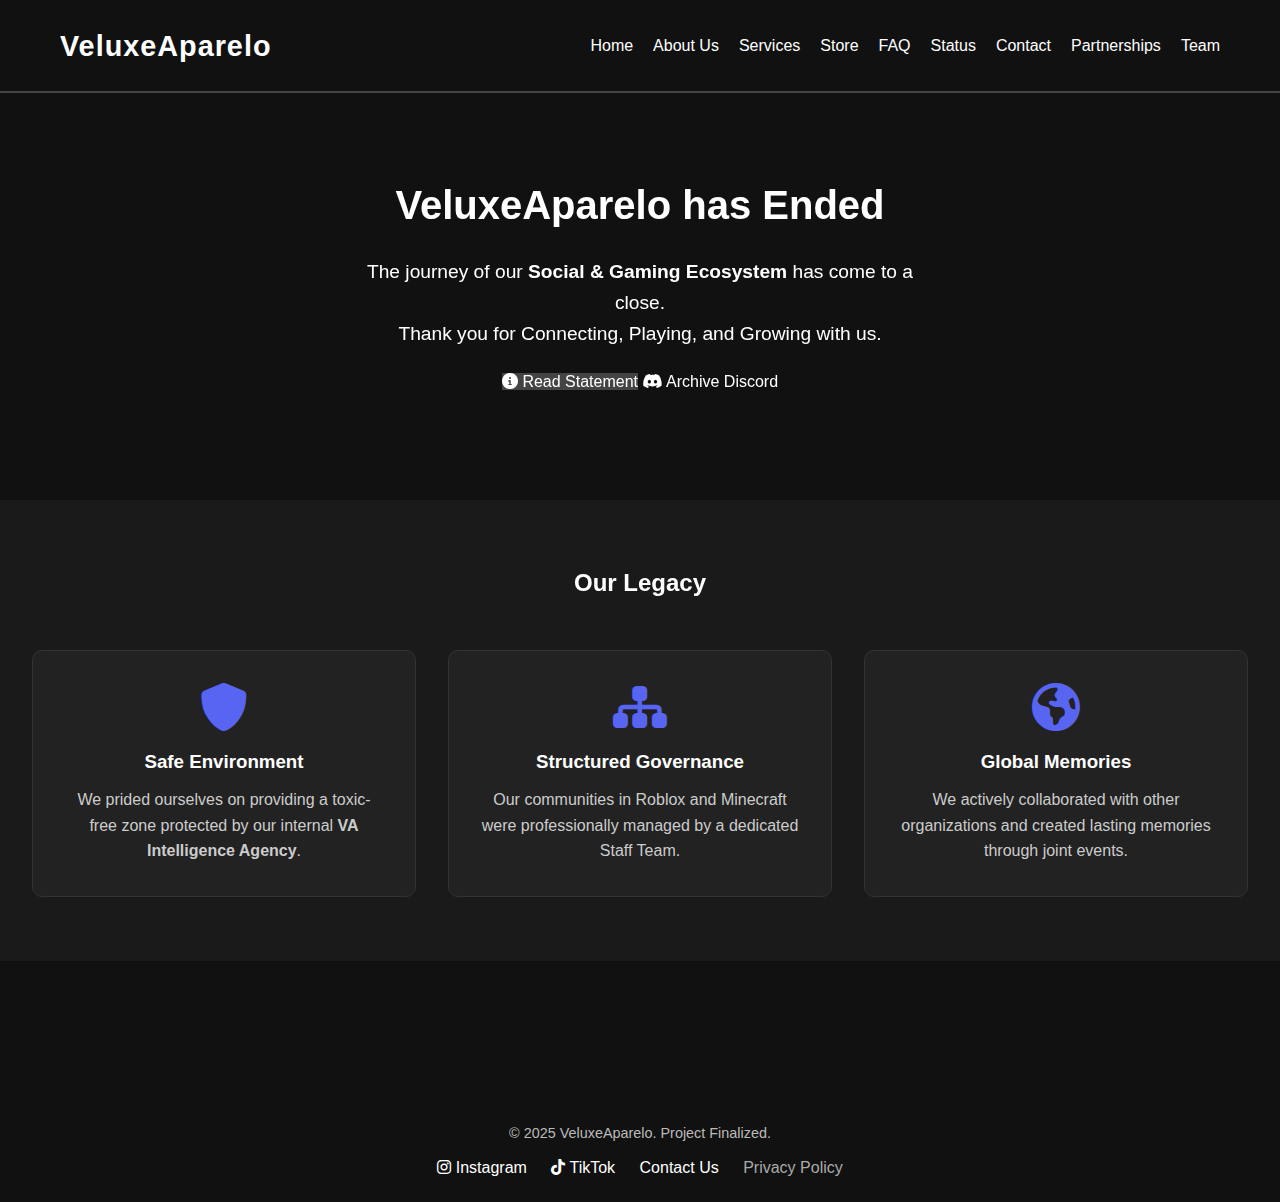
<file: index.html>
<!DOCTYPE html>
<html lang="en">
<head>
  <meta charset="UTF-8" />
  <meta name="viewport" content="width=device-width, initial-scale=1.0" />
  <meta name="description" content="VeluxeAparelo - Project Discontinued. Thank you for being part of our community.">
  <meta property="og:title" content="VeluxeAparelo (Discontinued)" />
  <meta property="og:description" content="The VeluxeAparelo project has been finalized. Thank you for your support." />
  <meta property="og:image" content="https://i.ibb.co/sdzSkknP/Veluxe-Aparelo.png" />
  <meta property="og:url" content="https://tusitio.com" />
  <meta property="og:type" content="website" />
  <link rel="icon" type="image/png" href="https://i.ibb.co/sdzSkknP/Veluxe-Aparelo.png" />
  <title>Home | VeluxeAparelo (Discontinued)</title>
  
  <link rel="stylesheet" href="assets/css/index.css" />
  
  <link rel="stylesheet" href="https://cdnjs.cloudflare.com/ajax/libs/font-awesome/6.0.0-beta3/css/all.min.css" />
  
  <link href="https://unpkg.com/aos@next/dist/aos.css" rel="stylesheet">
  <script src="https://unpkg.com/aos@next/dist/aos.js"></script>
  <script>
    document.addEventListener('DOMContentLoaded', function() {
      AOS.init();
    });
  </script>
</head>
<body>
   <header>
    <div class="container">
      <h1 class="logo"><a href="index.html">VeluxeAparelo</a></h1>
      <nav>
        <ul class="nav-links">
          <li><a href="index.html">Home</a></li>
          <li><a href="sobre.html">About Us</a></li>
          <li><a href="servicios.html">Services</a></li>
          <li><a href="store.html">Store</a></li>
          <li><a href="faq.html">FAQ</a></li>
          <li><a href="status.html">Status</a></li>
          <li><a href="contacto.html">Contact</a></li>
          <li><a href="alianzas.html">Partnerships</a></li>
          <li><a href="equipo.html">Team</a></li>
        </ul>
      </nav>
    </div>
  </header>

  <main>

    <section id="hero" class="section hero">
      <div class="content" data-aos="fade-in">
        <h2>VeluxeAparelo has Ended</h2>
        <p>The journey of our <strong>Social & Gaming Ecosystem</strong> has come to a close.<br>Thank you for Connecting, Playing, and Growing with us.</p>
        
        <div class="hero-buttons" style="margin-bottom: 25px;">
          <a href="status.html" class="discord-btn" style="background-color: #444;"><i class="fas fa-info-circle"></i> Read Statement</a>
          <a href="https://discord.gg/EcHEGd2Mph" target="_blank" class="discord-btn"><i class="fab fa-discord"></i> Archive Discord</a>
        </div>
      </div>
    </section>

    <section class="section features" style="background-color: #1a1a1a; padding: 4rem 2rem; text-align: center;">
      <div class="container">
        <h2 style="color: white; margin-bottom: 3rem;" data-aos="fade-up">Our Legacy</h2>
        
        <div class="features-grid" style="display: grid; grid-template-columns: repeat(auto-fit, minmax(250px, 1fr)); gap: 2rem;">
          
          <div class="feature-card" style="background: #222; padding: 2rem; border-radius: 10px; border: 1px solid #333;" data-aos="fade-up" data-aos-delay="100">
            <i class="fas fa-shield-alt" style="font-size: 3rem; color: #5865F2; margin-bottom: 1rem;"></i>
            <h3 style="color: white; margin-bottom: 10px;">Safe Environment</h3>
            <p style="color: #ccc;">We prided ourselves on providing a toxic-free zone protected by our internal <strong>VA Intelligence Agency</strong>.</p>
          </div>

          <div class="feature-card" style="background: #222; padding: 2rem; border-radius: 10px; border: 1px solid #333;" data-aos="fade-up" data-aos-delay="200">
            <i class="fas fa-sitemap" style="font-size: 3rem; color: #5865F2; margin-bottom: 1rem;"></i>
            <h3 style="color: white; margin-bottom: 10px;">Structured Governance</h3>
            <p style="color: #ccc;">Our communities in Roblox and Minecraft were professionally managed by a dedicated Staff Team.</p>
          </div>

          <div class="feature-card" style="background: #222; padding: 2rem; border-radius: 10px; border: 1px solid #333;" data-aos="fade-up" data-aos-delay="300">
            <i class="fas fa-globe-americas" style="font-size: 3rem; color: #5865F2; margin-bottom: 1rem;"></i>
            <h3 style="color: white; margin-bottom: 10px;">Global Memories</h3>
            <p style="color: #ccc;">We actively collaborated with other organizations and created lasting memories through joint events.</p>
          </div>

        </div>
      </div>
    </section>

    <section id="project-status" class="section project-status" data-aos="fade-up">
      <div class="container">
        <h2 style="color: #ff5555;"><i class="fas fa-ban"></i> Project Discontinued</h2>
        <p>VeluxeAparelo has officially <strong>ceased operations</strong> and the project is now finalized.</p> 
        <p>We want to thank all our members, staff, and partners for the incredible journey. No further updates will be released.</p>
        <br>
        <a href="contacto.html" class="btn" style="opacity: 0.7;">Contact Administration</a>
      </div>
    </section>

  </main>

  <footer>
    <div class="container">
      <p>&copy; 2025 VeluxeAparelo. Project Finalized.</p>
      <div class="footer-links">
        <a href="https://www.instagram.com/veluxeaparelo/" target="_blank"><i class="fab fa-instagram"></i> Instagram</a>
        <a href="https://www.tiktok.com/@veluxeaparelo" target="_blank"><i class="fab fa-tiktok"></i> TikTok</a>
        <a href="contacto.html">Contact Us</a>
        <a href="privacy.html" style="color: #aaa;">Privacy Policy</a>
      </div>
    </div>
  </footer>

  <script src="assets/js/script.js"></script>

  <script>
    document.addEventListener('contextmenu', event => event.preventDefault());
    document.onkeydown = function(e) {
      if(e.keyCode == 123) { return false; }
      if(e.ctrlKey && e.shiftKey && e.keyCode == 'I'.charCodeAt(0)) { return false; }
      if(e.ctrlKey && e.shiftKey && e.keyCode == 'C'.charCodeAt(0)) { return false; }
      if(e.ctrlKey && e.shiftKey && e.keyCode == 'J'.charCodeAt(0)) { return false; }
      if(e.ctrlKey && e.keyCode == 'U'.charCodeAt(0)) { return false; }
    }
  </script>

</body>
</html>
</file>
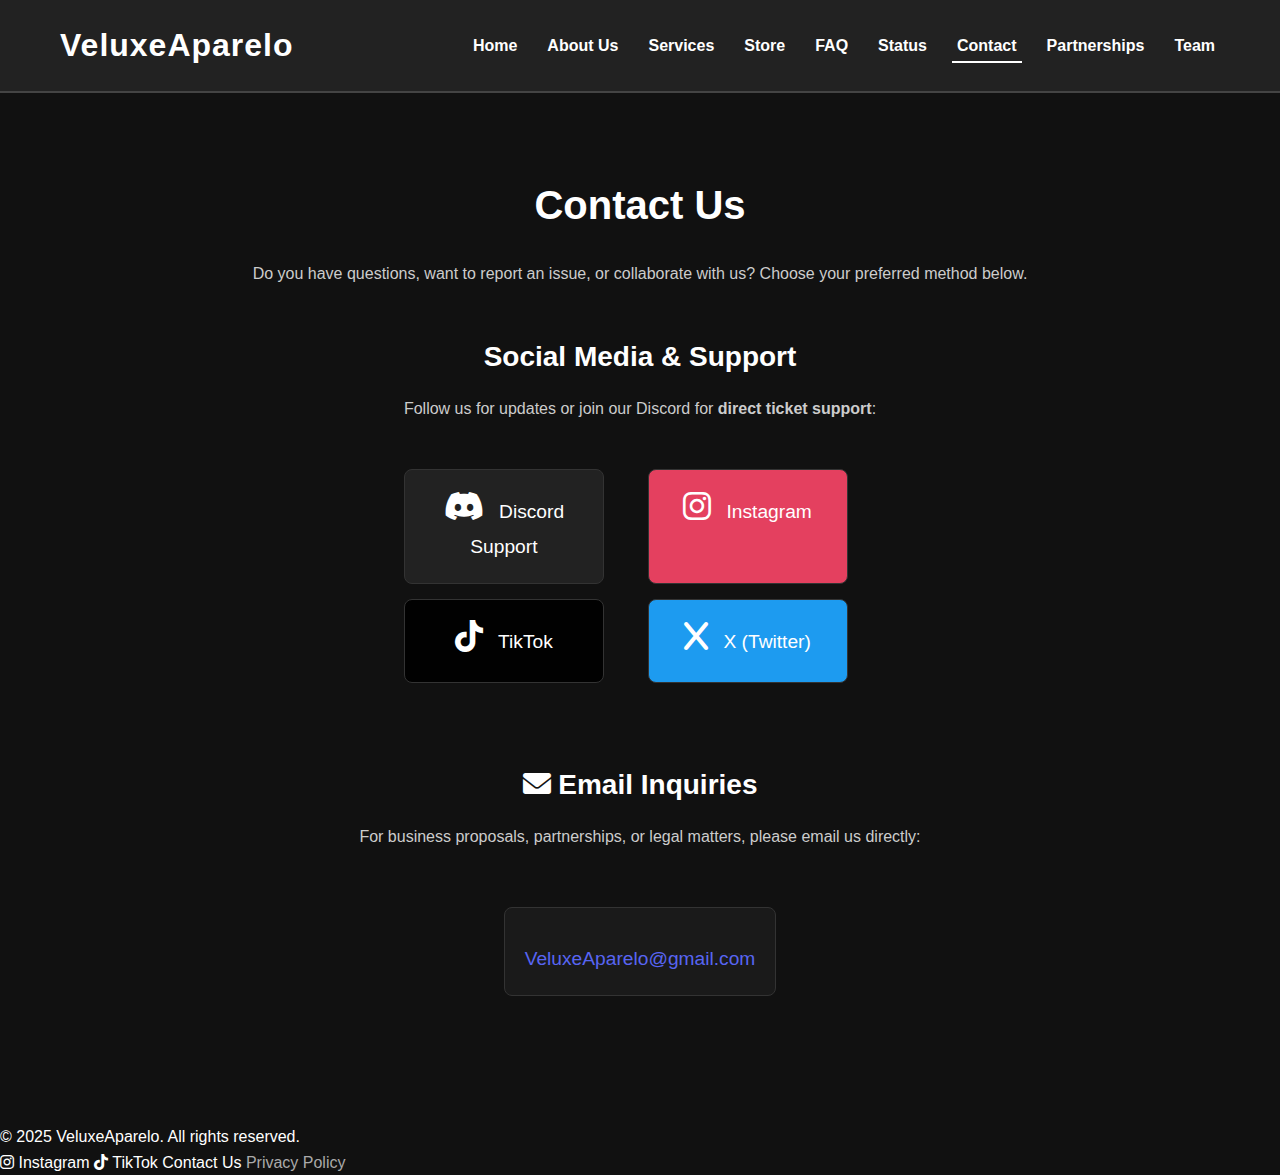
<file: contacto.html>
<!DOCTYPE html>
<html lang="en">
<head>
  <meta charset="UTF-8" />
  <title>Contact | VeluxeAparelo</title>
  <meta name="viewport" content="width=device-width, initial-scale=1.0" />
  <link rel="icon" type="image/png" href="https://i.ibb.co/sdzSkknP/Veluxe-Aparelo.png" />
  <meta name="description" content="Get in touch with VeluxeAparelo through our social media, Discord, or email.">
  
  <link rel="stylesheet" href="assets/css/contacto.css" />
  <link rel="stylesheet" href="https://cdnjs.cloudflare.com/ajax/libs/font-awesome/6.0.0-beta3/css/all.min.css" />

  <style>
    .social-links {
        display: grid;
        grid-template-columns: repeat(auto-fit, minmax(150px, 1fr));
        gap: 15px;
        margin-top: 15px;
    }
    .social-card {
        display: flex;
        flex-direction: column;
        align-items: center;
        justify-content: center;
        padding: 20px;
        background: #222;
        border-radius: 8px;
        text-decoration: none;
        color: white;
        border: 1px solid #333;
        transition: all 0.3s ease;
    }
    .social-card i {
        font-size: 2rem;
        margin-bottom: 10px;
    }
    .social-card:hover {
        transform: translateY(-5px);
        background: #333;
    }
    /* Colores específicos al hacer hover */
    .instagram:hover { border-color: #E1306C; color: #E1306C; }
    .tiktok:hover { border-color: #00f2ea; color: #00f2ea; }
    .x:hover { border-color: #fff; color: #fff; }
    .discord-contact:hover { border-color: #5865F2; color: #5865F2; }
    
    .email-box {
        background: #1a1a1a;
        padding: 20px;
        border-radius: 8px;
        border: 1px solid #333;
        display: inline-block;
        margin-top: 10px;
    }
  </style>
</head>
<body>
  <header>
    <div class="container">
      <h1 class="logo"><a href="index.html">VeluxeAparelo</a></h1>
      <nav>
        <ul class="nav-links">
            <li><a href="index.html">Home</a></li>
          <li><a href="sobre.html">About Us</a></li>
          <li><a href="servicios.html">Services</a></li>
          <li><a href="store.html">Store</a></li>
          <li><a href="faq.html">FAQ</a></li>
          <li><a href="status.html">Status</a></li>
          <li><a href="contacto.html" class="active">Contact</a></li>
          <li><a href="alianzas.html">Partnerships</a></li>
          <li><a href="equipo.html">Team</a></li>
        </ul>
      </nav>
    </div>
  </header>

  <main>
    <section class="section contacto">
      <div class="container">
        <h2>Contact Us</h2>
        <p>Do you have questions, want to report an issue, or collaborate with us? Choose your preferred method below.</p>

        <div class="contact-methods">
          
          <div class="contact-method">
            <h3>Social Media & Support</h3>
            <p>Follow us for updates or join our Discord for <strong>direct ticket support</strong>:</p>
            
            <div class="social-links">
              <a href="https://discord.gg/EcHEGd2Mph" target="_blank" class="social-card discord-contact">
                <i class="fab fa-discord"></i>
                Discord Support
              </a>

              <a href="https://www.instagram.com/veluxeaparelo/" target="_blank" class="social-card instagram">
                <i class="fab fa-instagram"></i>
                Instagram
              </a>

              <a href="https://www.tiktok.com/@veluxeaparelo" target="_blank" class="social-card tiktok">
                <i class="fab fa-tiktok"></i>
                TikTok
              </a>

              <a href="https://x.com/VeluxeAparelo" target="_blank" class="social-card x">
                <i class="fab fa-x"></i>
                X (Twitter)
              </a>
            </div>
          </div>

          <div class="contact-method" style="margin-top: 3rem;">
            <h3><i class="fas fa-envelope"></i> Email Inquiries</h3>
            <p>For business proposals, partnerships, or legal matters, please email us directly:</p>
            <div class="email-box">
                <a href="mailto:VeluxeAparelo@gmail.com" class="email" style="font-size: 1.2rem; color: #5865F2; text-decoration: none;">
                    VeluxeAparelo@gmail.com
                </a>
            </div>
          </div>

        </div>
      </div>
    </section>
  </main>

  <footer>
    <div class="container">
      <p>&copy; 2025 VeluxeAparelo. All rights reserved.</p>
      <div class="footer-links">
        <a href="https://www.instagram.com/veluxeaparelo/" target="_blank"><i class="fab fa-instagram"></i> Instagram</a>
        <a href="https://www.tiktok.com/@veluxeaparelo" target="_blank"><i class="fab fa-tiktok"></i> TikTok</a>
        <a href="contacto.html">Contact Us</a>
        <a href="privacy.html" style="color: #aaa;">Privacy Policy</a>
      </div>
    </div>
  </footer>

  <script src="assets/js/script.js"></script>
</body>
</html>
</file>
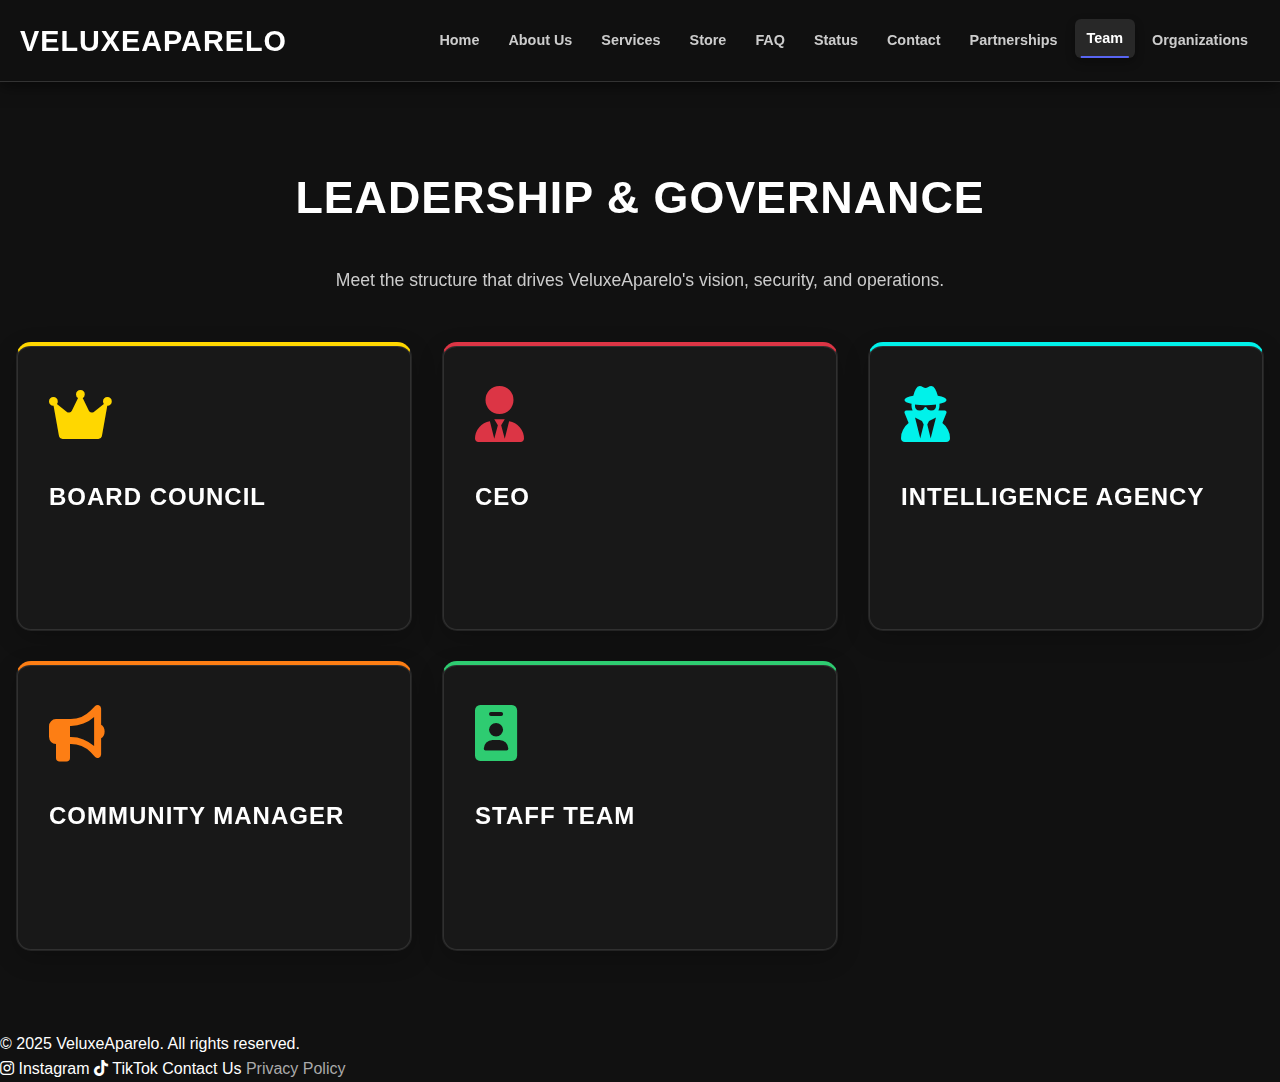
<file: equipo.html>
<!DOCTYPE html>
<html lang="en">
<head>
  <meta charset="UTF-8" />
  <meta name="viewport" content="width=device-width, initial-scale=1.0" />
  <link rel="icon" type="image/png" href="https://i.ibb.co/sdzSkknP/Veluxe-Aparelo.png" />
  <meta name="description" content="Meet the leadership and governance team of VeluxeAparelo.">
  <title>Team | VeluxeAparelo</title>
  
  <link rel="stylesheet" href="assets/css/equipo.css" />
  
  <link rel="stylesheet" href="https://cdnjs.cloudflare.com/ajax/libs/font-awesome/6.0.0-beta3/css/all.min.css">
  
  <link href="https://unpkg.com/aos@next/dist/aos.css" rel="stylesheet">
  
  <style>
    /* Grid System mejorado */
    .roles-list {
        display: grid;
        grid-template-columns: repeat(auto-fit, minmax(300px, 1fr));
        gap: 30px;
        margin-top: 40px;
    }

    /* Estilo Base de la Tarjeta */
    .rol {
        background: rgba(30, 30, 30, 0.6); /* Fondo semi-transparente */
        backdrop-filter: blur(10px); /* Efecto cristal */
        padding: 2.5rem 2rem;
        border-radius: 15px;
        border: 1px solid rgba(255, 255, 255, 0.05); /* Borde sutil */
        text-align: center;
        transition: all 0.4s cubic-bezier(0.175, 0.885, 0.32, 1.275); /* Animación elástica */
        position: relative;
        overflow: hidden;
    }

    /* Iconos */
    .rol i {
        font-size: 3.5rem;
        margin-bottom: 20px;
        display: block;
        transition: all 0.4s ease;
    }

    /* Textos */
    .rol h3 {
        color: #fff;
        margin-bottom: 10px;
        font-size: 1.5rem;
        font-weight: bold;
    }
    .rol p {
        color: #ccc;
        font-size: 1rem;
        line-height: 1.6;
    }

    /* --- HOVER EFFECTS (Dinamismo) --- */
    
    .rol:hover {
        transform: translateY(-10px) scale(1.02); /* Sube y crece un poco */
    }
    
    .rol:hover i {
        transform: scale(1.2) rotate(5deg); /* El icono crece y gira */
    }

    /* --- COLORES ESPECÍFICOS (NEÓN) --- */

    /* Gold - External Board */
    .role-gold { border-top: 4px solid #ffd700; }
    .role-gold i { color: #ffd700; }
    .role-gold:hover { 
        box-shadow: 0 10px 30px rgba(255, 215, 0, 0.2); 
        border-color: #ffd700;
    }

    /* Blue - Internal Board */
    .role-blue { border-top: 4px solid #5865F2; }
    .role-blue i { color: #5865F2; }
    .role-blue:hover { 
        box-shadow: 0 10px 30px rgba(88, 101, 242, 0.3); 
        border-color: #5865F2;
    }

    /* Red - CEO */
    .role-red { border-top: 4px solid #dc3545; }
    .role-red i { color: #dc3545; }
    .role-red:hover { 
        box-shadow: 0 10px 30px rgba(220, 53, 69, 0.3); 
        border-color: #dc3545;
    }

    /* Cyan - Intelligence Agency (Tech/Spy look) */
    .role-intel { border-top: 4px solid #00f2ea; }
    .role-intel i { color: #00f2ea; }
    .role-intel:hover { 
        box-shadow: 0 10px 30px rgba(0, 242, 234, 0.25); 
        border-color: #00f2ea;
    }

    /* Orange - Community Manager */
    .role-orange { border-top: 4px solid #fd7e14; }
    .role-orange i { color: #fd7e14; }
    .role-orange:hover { 
        box-shadow: 0 10px 30px rgba(253, 126, 20, 0.25); 
        border-color: #fd7e14;
    }

    /* Green - Staff */
    .role-green { border-top: 4px solid #2ecc71; }
    .role-green i { color: #2ecc71; }
    .role-green:hover { 
        box-shadow: 0 10px 30px rgba(46, 204, 113, 0.25); 
        border-color: #2ecc71;
    }

  </style>
</head>
<body>
  <header>
    <div class="container">
      <h1 class="logo"><a href="index.html">VeluxeAparelo</a></h1>
      <nav>
        <ul class="nav-links">
           <li><a href="index.html">Home</a></li>
          <li><a href="sobre.html">About Us</a></li>
          <li><a href="servicios.html">Services</a></li>
          <li><a href="store.html">Store</a></li>
          <li><a href="faq.html">FAQ</a></li>
          <li><a href="status.html">Status</a></li>
          <li><a href="contacto.html">Contact</a></li>
          <li><a href="alianzas.html">Partnerships</a></li>
          <li><a href="equipo.html" class="active">Team</a></li>
          <li><a href="organizaciones.html">Organizations</a></li>
        </ul>
      </nav>
    </div>
  </header>

  <main>
    <section class="section equipo">
      <div class="container">
        <div data-aos="fade-down">
            <h2>Leadership & Governance</h2>
            <p>Meet the structure that drives VeluxeAparelo's vision, security, and operations.</p>
        </div>

        <div class="roles-list">
          
          <div class="rol role-gold" data-aos="fade-up" data-aos-delay="100">
            <i class="fas fa-crown"></i>
            <h3>Board Council</h3>
            <p>The highest authority in the organization. Responsible for supervising strategic decisions and ensuring long-term stability.</p>
          </div>

          <div class="rol role-red" data-aos="fade-up" data-aos-delay="300">
            <i class="fas fa-user-tie"></i>
            <h3>CEO</h3>
            <p>Chief Executive Officer. Overall responsible for the vision, mission, and global development of the project.</p>
          </div>

          <div class="rol role-intel" data-aos="fade-up" data-aos-delay="400">
            <i class="fas fa-user-secret"></i>
            <h3>Intelligence Agency</h3>
            <p>Internal security division. Responsible for investigations, fraud prevention, anti-cheat enforcement, and community integrity.</p>
          </div>

          <div class="rol role-orange" data-aos="fade-up" data-aos-delay="500">
            <i class="fas fa-bullhorn"></i>
            <h3>Community Manager</h3>
            <p>The bridge between the community and the administration. Responsible for events, announcements, and user engagement.</p>
          </div>

          <div class="rol role-green" data-aos="fade-up" data-aos-delay="600">
            <i class="fas fa-id-badge"></i>
            <h3>Staff Team</h3>
            <p><strong>Administration & Moderation</strong>. The frontline team ensuring rules are followed and maintaining order within our platforms.</p>
          </div>

        </div>
      </div>
    </section>
  </main>

  <footer>
    <div class="container">
      <p>&copy; 2025 VeluxeAparelo. All rights reserved.</p>
      <div class="footer-links">
        <a href="https://www.instagram.com/veluxeaparelo/" target="_blank"><i class="fab fa-instagram"></i> Instagram</a>
        <a href="https://www.tiktok.com/@veluxeaparelo" target="_blank"><i class="fab fa-tiktok"></i> TikTok</a>
        <a href="contacto.html">Contact Us</a>
        <a href="privacy.html" style="color: #aaa;">Privacy Policy</a>
      </div>
    </div>
  </footer>

  <script src="assets/js/script.js"></script>
  
  <script src="https://unpkg.com/aos@next/dist/aos.js"></script>
  <script>
    AOS.init({
      duration: 800, // Duración de la animación en ms
      once: true,    // Animar solo la primera vez que se hace scroll
    });
  </script>
</body>
</html>
</file>
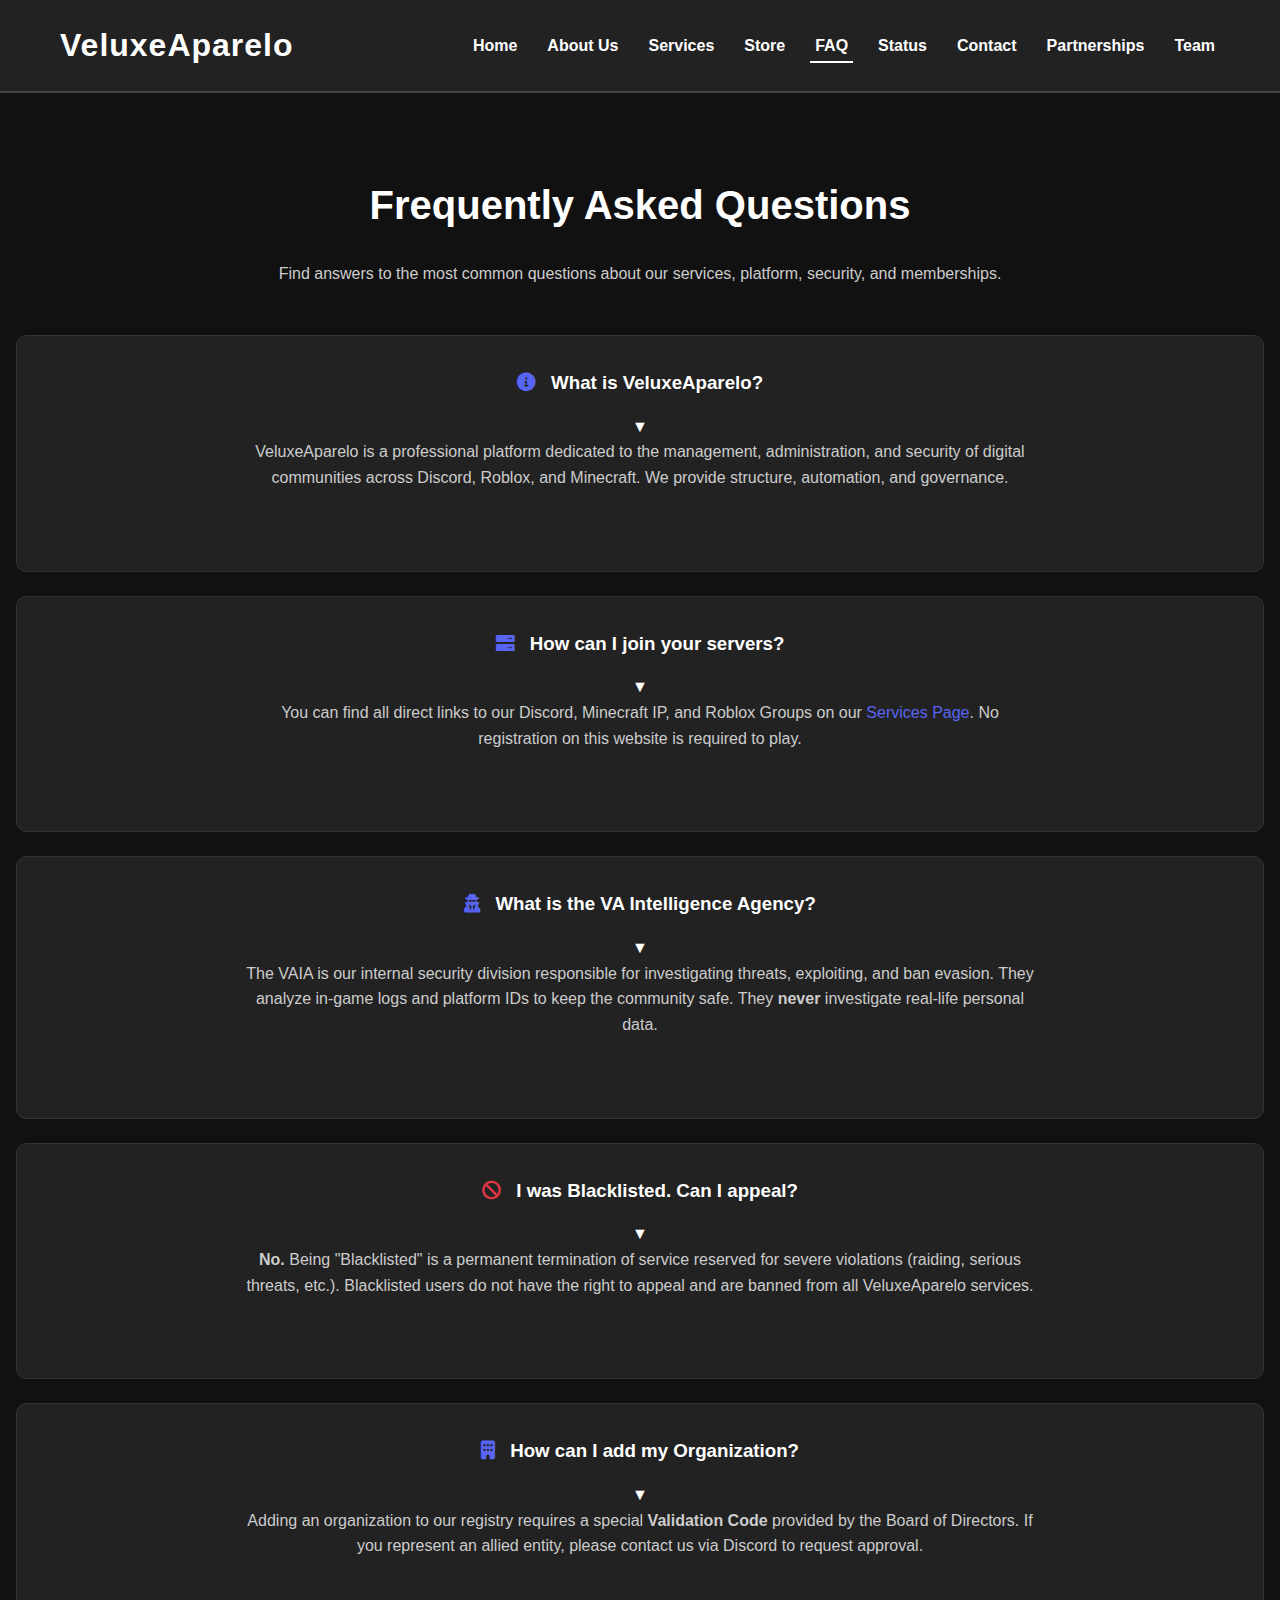
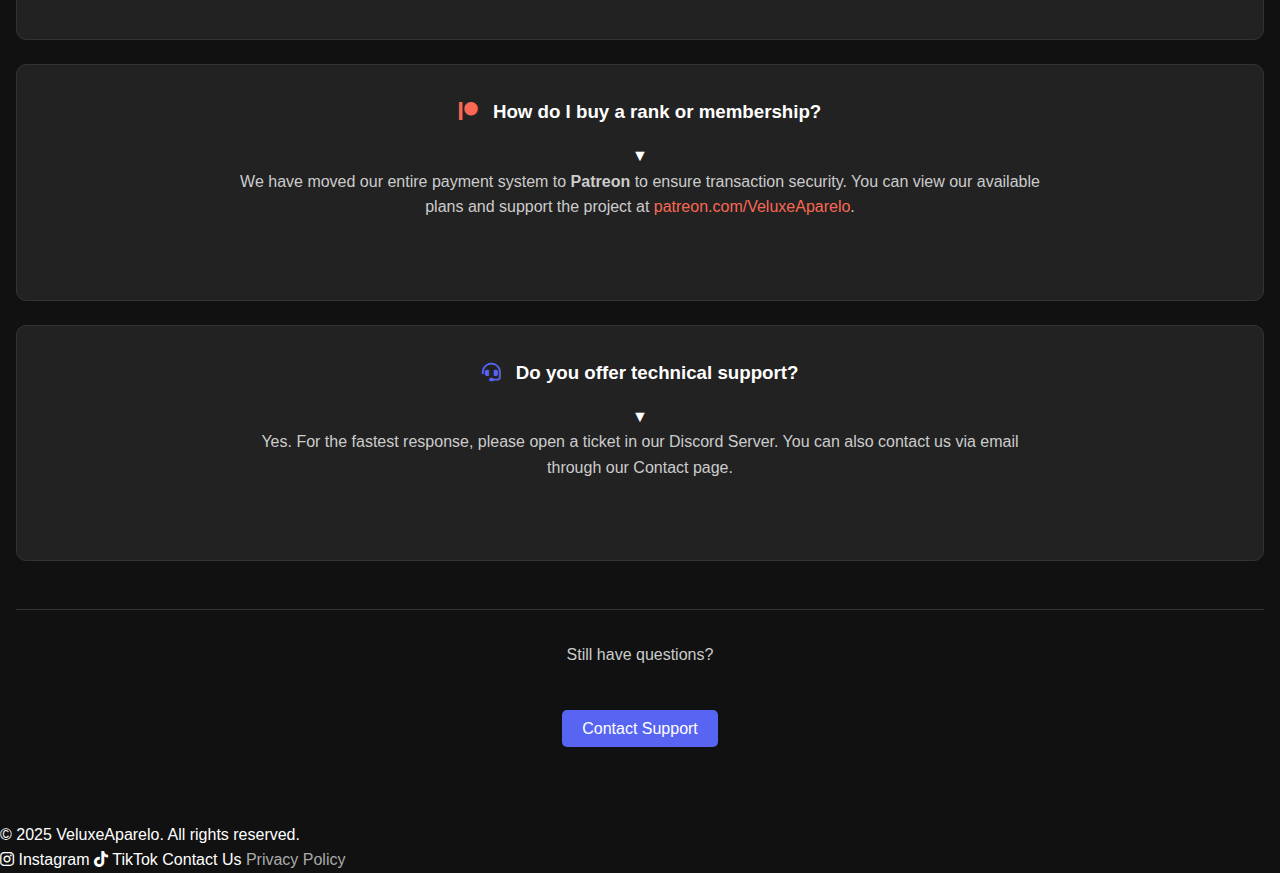
<file: faq.html>
<!DOCTYPE html>
<html lang="en">
<head>
  <meta charset="UTF-8" />
  <meta name="viewport" content="width=device-width, initial-scale=1.0" />
  <link rel="icon" type="image/png" href="https://i.ibb.co/sdzSkknP/Veluxe-Aparelo.png" />
  <meta name="description" content="Resolve all your doubts with our frequently asked questions about VeluxeAparelo.">
  <title>FAQ | VeluxeAparelo</title>
  
  <link rel="stylesheet" href="assets/css/faq.css" />
  
  <link rel="stylesheet" href="https://cdnjs.cloudflare.com/ajax/libs/font-awesome/6.0.0-beta3/css/all.min.css" />
</head>
<body>
  <header>
    <div class="container">
      <h1 class="logo"><a href="index.html">VeluxeAparelo</a></h1>
      <nav>
        <ul class="nav-links">
          <li><a href="index.html">Home</a></li>
          <li><a href="sobre.html">About Us</a></li>
          <li><a href="servicios.html">Services</a></li>
          <li><a href="store.html">Store</a></li>
          <li><a href="faq.html" class="active">FAQ</a></li>
          <li><a href="status.html">Status</a></li>
          <li><a href="contacto.html">Contact</a></li>
          <li><a href="alianzas.html">Partnerships</a></li>
          <li><a href="equipo.html">Team</a></li>
        </ul>
      </nav>
    </div>
  </header>

  <main>
    <section class="section faq">
      <div class="container">
        <h2>Frequently Asked Questions</h2>
        <p>Find answers to the most common questions about our services, platform, security, and memberships.</p>

        <div class="faq-list">
          
          <div class="faq-item">
            <div class="faq-header">
              <h3><i class="fas fa-info-circle" style="color:#5865F2; margin-right:10px;"></i> What is VeluxeAparelo?</h3>
              <span class="faq-toggle">&#9660;</span>
            </div>
            <p>VeluxeAparelo is a professional platform dedicated to the management, administration, and security of digital communities across Discord, Roblox, and Minecraft. We provide structure, automation, and governance.</p>
          </div>

          <div class="faq-item">
            <div class="faq-header">
              <h3><i class="fas fa-server" style="color:#5865F2; margin-right:10px;"></i> How can I join your servers?</h3>
              <span class="faq-toggle">&#9660;</span>
            </div>
            <p>You can find all direct links to our Discord, Minecraft IP, and Roblox Groups on our <a href="servicios.html" style="color:#5865F2;">Services Page</a>. No registration on this website is required to play.</p>
          </div>

          <div class="faq-item">
            <div class="faq-header">
              <h3><i class="fas fa-user-secret" style="color:#5865F2; margin-right:10px;"></i> What is the VA Intelligence Agency?</h3>
              <span class="faq-toggle">&#9660;</span>
            </div>
            <p>The VAIA is our internal security division responsible for investigating threats, exploiting, and ban evasion. They analyze in-game logs and platform IDs to keep the community safe. They <strong>never</strong> investigate real-life personal data.</p>
          </div>

          <div class="faq-item">
            <div class="faq-header">
              <h3><i class="fas fa-ban" style="color:#dc3545; margin-right:10px;"></i> I was Blacklisted. Can I appeal?</h3>
              <span class="faq-toggle">&#9660;</span>
            </div>
            <p><strong>No.</strong> Being "Blacklisted" is a permanent termination of service reserved for severe violations (raiding, serious threats, etc.). Blacklisted users do not have the right to appeal and are banned from all VeluxeAparelo services.</p>
          </div>

          <div class="faq-item">
            <div class="faq-header">
              <h3><i class="fas fa-building" style="color:#5865F2; margin-right:10px;"></i> How can I add my Organization?</h3>
              <span class="faq-toggle">&#9660;</span>
            </div>
            <p>Adding an organization to our registry requires a special <strong>Validation Code</strong> provided by the Board of Directors. If you represent an allied entity, please contact us via Discord to request approval.</p>
          </div>

          <div class="faq-item">
            <div class="faq-header">
              <h3><i class="fab fa-patreon" style="color:#f96854; margin-right:10px;"></i> How do I buy a rank or membership?</h3>
              <span class="faq-toggle">&#9660;</span>
            </div>
            <p>We have moved our entire payment system to <strong>Patreon</strong> to ensure transaction security. You can view our available plans and support the project at <a href="https://patreon.com/VeluxeAparelo" target="_blank" style="color:#f96854;">patreon.com/VeluxeAparelo</a>.</p>
          </div>

          <div class="faq-item">
            <div class="faq-header">
              <h3><i class="fas fa-headset" style="color:#5865F2; margin-right:10px;"></i> Do you offer technical support?</h3>
              <span class="faq-toggle">&#9660;</span>
            </div>
            <p>Yes. For the fastest response, please open a ticket in our Discord Server. You can also contact us via email through our Contact page.</p>
          </div>

        </div>
        
        <div style="margin-top: 3rem; text-align: center; border-top: 1px solid #333; padding-top: 2rem;">
            <p>Still have questions?</p>
            <a href="contacto.html" class="btn" style="background: #5865F2; color: white; padding: 10px 20px; text-decoration: none; border-radius: 5px;">Contact Support</a>
        </div>

      </div>
    </section>
  </main>

  <footer>
    <div class="container">
      <p>&copy; 2025 VeluxeAparelo. All rights reserved.</p>
      <div class="footer-links">
        <a href="https://www.instagram.com/veluxeaparelo/" target="_blank"><i class="fab fa-instagram"></i> Instagram</a>
        <a href="https://www.tiktok.com/@veluxeaparelo" target="_blank"><i class="fab fa-tiktok"></i> TikTok</a>
        <a href="contacto.html">Contact Us</a>
        <a href="privacy.html" style="color: #aaa;">Privacy Policy</a>
      </div>
    </div>
  </footer>

  <script src="assets/js/script.js"></script>
  <script>
    // Script to expand/collapse FAQ answers with animation
    document.querySelectorAll('.faq-header').forEach(header => {
      header.addEventListener('click', () => {
        const faqItem = header.parentElement;
        const paragraph = faqItem.querySelector('p');
        const icon = header.querySelector('.faq-toggle');
        
        // Toggle 'active' class
        faqItem.classList.toggle('active');
        
        if (faqItem.classList.contains('active')) {
          paragraph.style.maxHeight = paragraph.scrollHeight + 'px';
          icon.innerHTML = '&#9650;'; // Up arrow
          header.querySelector('h3').style.color = '#fff'; // Highlight title
        } else {
          paragraph.style.maxHeight = '0';
          icon.innerHTML = '&#9660;'; // Down arrow
          header.querySelector('h3').style.color = ''; // Reset title
        }
      });
    });
  </script>
</body>
</html>
</file>
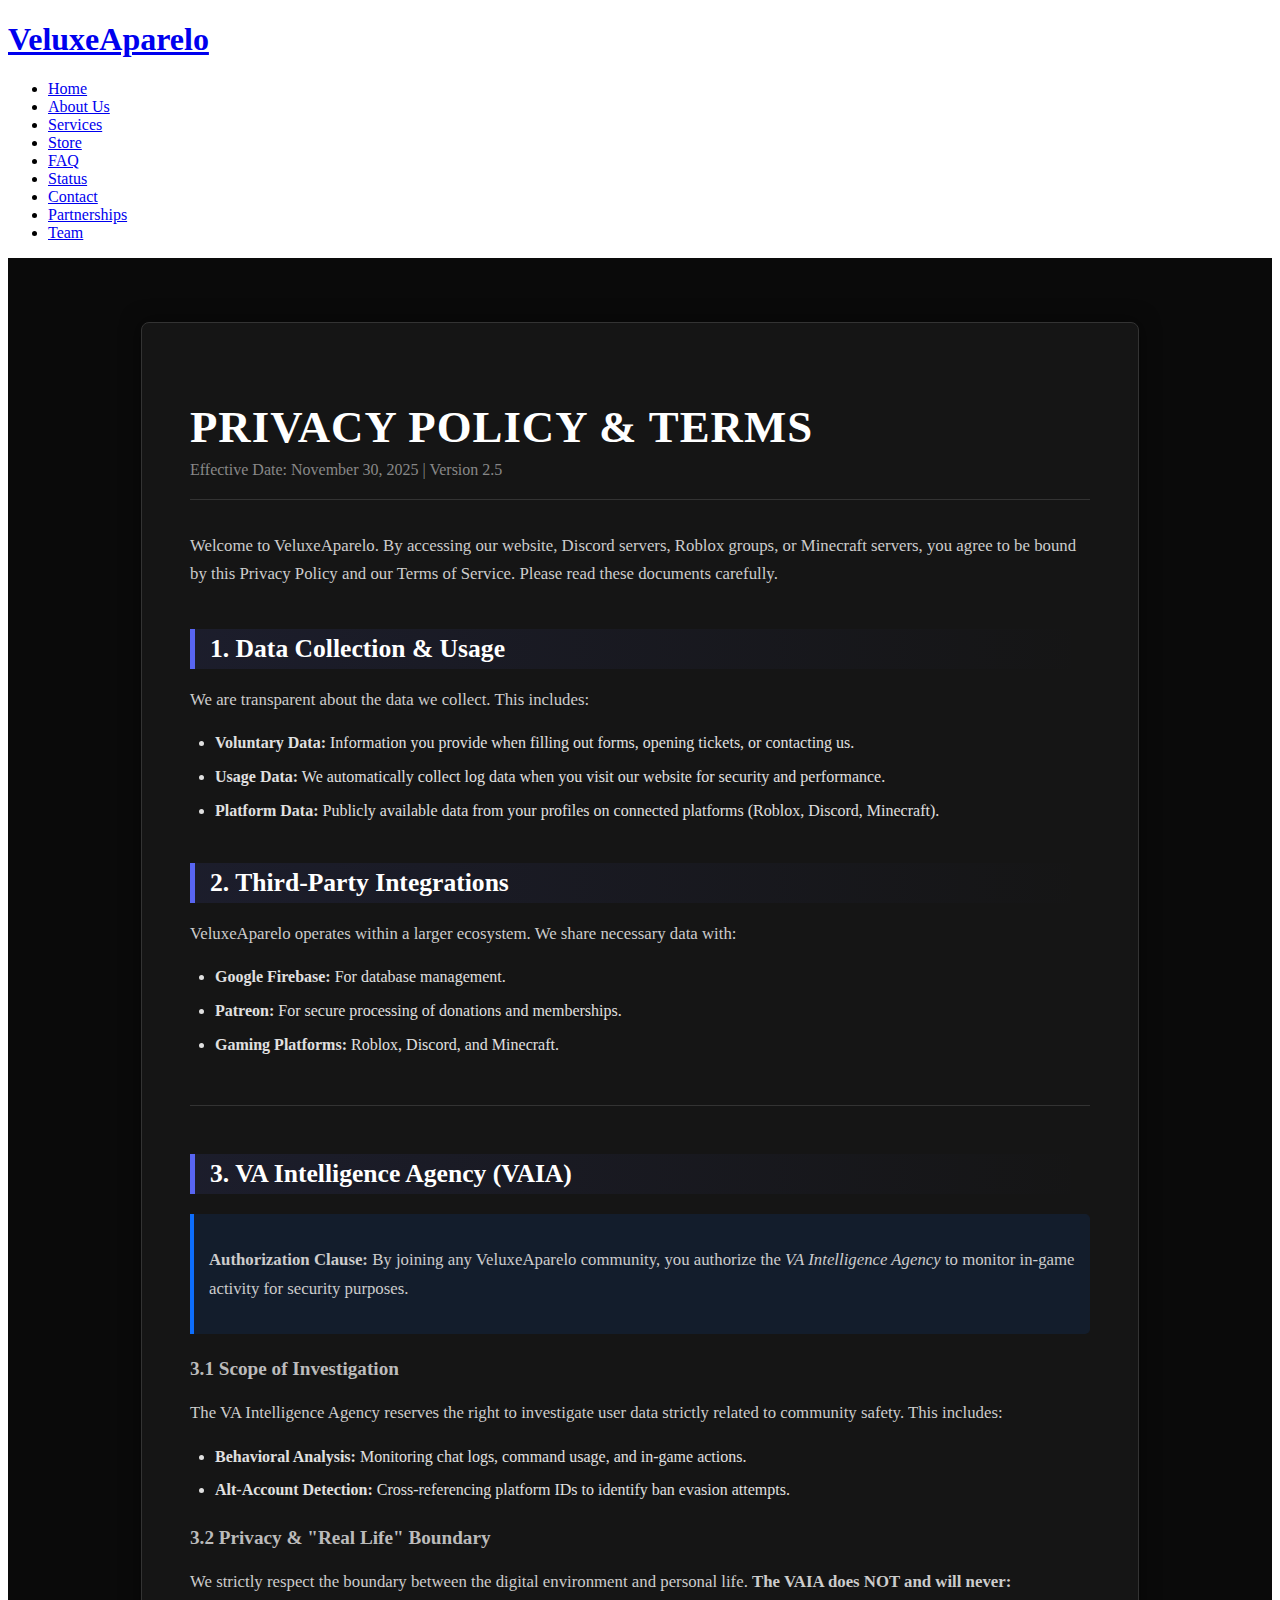
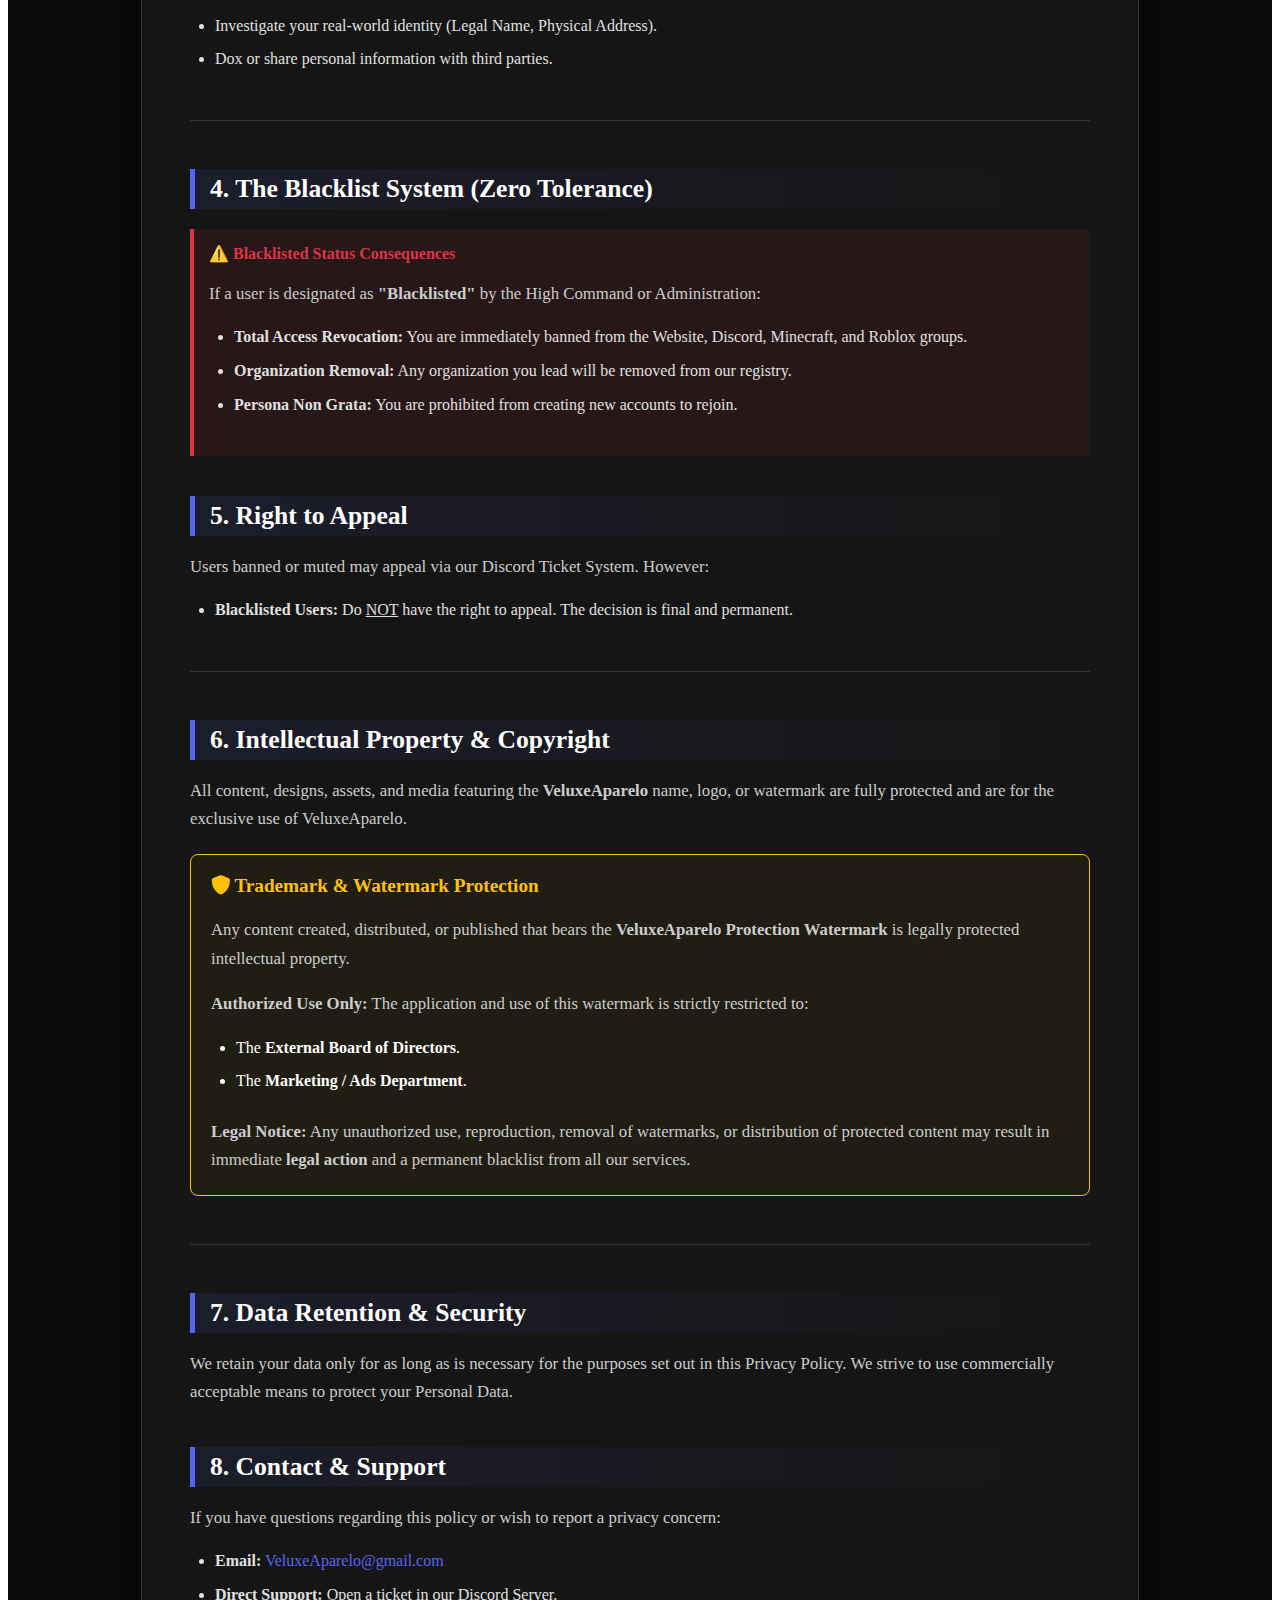
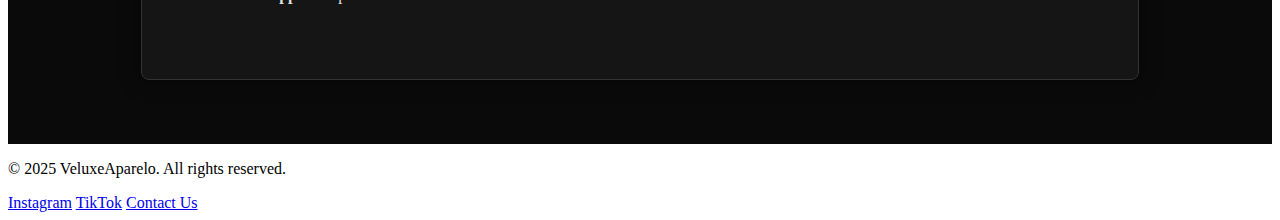
<file: privacy.html>
<!DOCTYPE html>
<html lang="en">
<head>
  <meta charset="UTF-8" />
  <meta name="viewport" content="width=device-width, initial-scale=1.0" />
  <meta name="description" content="Official Privacy Policy and Terms of Service of VeluxeAparelo.">
  <title>Privacy Policy & Terms | VeluxeAparelo</title>
  <link rel="icon" type="image/png" href="https://i.ibb.co/sdzSkknP/Veluxe-Aparelo.png" />
  
  <link rel="stylesheet" href="assets/css/orgs.css" />
  
  <style>
    .privacy-section {
      padding: 4rem 2rem;
      color: #e0e0e0;
      background-color: #0a0a0a;
      min-height: 80vh;
    }
    .privacy-content {
      max-width: 900px;
      margin: 0 auto;
      background: #151515;
      padding: 3rem;
      border-radius: 8px;
      border: 1px solid #333;
      box-shadow: 0 0 20px rgba(0,0,0,0.5);
    }
    .privacy-content h1 {
      color: #fff;
      font-size: 2.8rem;
      margin-bottom: 0.5rem;
      text-transform: uppercase;
      letter-spacing: 1px;
    }
    .privacy-content .subtitle {
        color: #888;
        font-size: 1rem;
        margin-bottom: 2rem;
        display: block;
        border-bottom: 1px solid #333;
        padding-bottom: 20px;
    }
    .privacy-content h2 {
      color: #fff;
      margin-top: 2.5rem;
      margin-bottom: 1rem;
      font-size: 1.6rem;
      border-left: 5px solid #5865F2;
      padding-left: 15px;
      background: linear-gradient(90deg, rgba(88, 101, 242, 0.1) 0%, rgba(0,0,0,0) 100%);
      padding-top: 5px;
      padding-bottom: 5px;
    }
    .privacy-content h3 {
        color: #bbb;
        margin-top: 1.5rem;
        font-size: 1.2rem;
    }
    .privacy-content p {
      line-height: 1.7;
      margin-bottom: 1rem;
      font-size: 1.05rem;
      color: #ccc;
    }
    .privacy-content ul {
      padding-left: 25px;
      margin-bottom: 1.5rem;
    }
    .privacy-content li {
      margin-bottom: 8px;
      line-height: 1.6;
    }
    .privacy-content a {
      color: #5865F2;
      text-decoration: none;
      transition: color 0.3s;
    }
    .privacy-content a:hover {
      color: #fff;
      text-decoration: underline;
    }
    
    /* Cajas de Alerta */
    .warning-box {
        background: rgba(220, 53, 69, 0.1);
        border-left: 4px solid #dc3545;
        padding: 15px;
        margin: 20px 0;
        border-radius: 0 5px 5px 0;
    }
    .warning-box h4 {
        color: #dc3545;
        margin-top: 0;
        margin-bottom: 10px;
        font-weight: bold;
    }

    .agency-box {
        background: rgba(13, 110, 253, 0.1);
        border-left: 4px solid #0d6efd;
        padding: 15px;
        margin: 20px 0;
        border-radius: 0 5px 5px 0;
    }

    /* Caja de Copyright (Dorado/Amarillo para indicar valor/propiedad) */
    .copyright-box {
        background: rgba(255, 193, 7, 0.05);
        border: 1px solid #ffc107;
        padding: 20px;
        margin: 20px 0;
        border-radius: 8px;
        color: #ffeca0;
    }

    hr {
        border: 0;
        border-top: 1px solid #333;
        margin: 3rem 0;
    }
  </style>
</head>
<body>

  <header>
    <div class="container">
      <h1 class="logo"><a href="index.html">VeluxeAparelo</a></h1>
      <nav>
        <ul class="nav-links">
          <li><a href="index.html">Home</a></li>
          <li><a href="sobre.html">About Us</a></li>
          <li><a href="servicios.html">Services</a></li>
          <li><a href="store.html">Store</a></li>
          <li><a href="faq.html">FAQ</a></li>
          <li><a href="status.html">Status</a></li>
          <li><a href="contacto.html">Contact</a></li>
          <li><a href="alianzas.html">Partnerships</a></li>
          <li><a href="equipo.html">Team</a></li>
        </ul>
      </nav>
    </div>
  </header>

  <main>
    <section class="privacy-section">
      <div class="container">
        <div class="privacy-content">
          <h1>Privacy Policy & Terms</h1>
          <span class="subtitle">Effective Date: November 30, 2025 | Version 2.5</span>

          <p>Welcome to VeluxeAparelo. By accessing our website, Discord servers, Roblox groups, or Minecraft servers, you agree to be bound by this Privacy Policy and our Terms of Service. Please read these documents carefully.</p>

          <h2>1. Data Collection & Usage</h2>
          <p>We are transparent about the data we collect. This includes:</p>
          <ul>
            <li><strong>Voluntary Data:</strong> Information you provide when filling out forms, opening tickets, or contacting us.</li>
            <li><strong>Usage Data:</strong> We automatically collect log data when you visit our website for security and performance.</li>
            <li><strong>Platform Data:</strong> Publicly available data from your profiles on connected platforms (Roblox, Discord, Minecraft).</li>
          </ul>

          <h2>2. Third-Party Integrations</h2>
          <p>VeluxeAparelo operates within a larger ecosystem. We share necessary data with:</p>
          <ul>
            <li><strong>Google Firebase:</strong> For database management.</li>
            <li><strong>Patreon:</strong> For secure processing of donations and memberships.</li>
            <li><strong>Gaming Platforms:</strong> Roblox, Discord, and Minecraft.</li>
          </ul>

          <hr>

          <h2>3. VA Intelligence Agency (VAIA)</h2>
          <div class="agency-box">
            <p><strong>Authorization Clause:</strong> By joining any VeluxeAparelo community, you authorize the <em>VA Intelligence Agency</em> to monitor in-game activity for security purposes.</p>
          </div>
          
          <h3>3.1 Scope of Investigation</h3>
          <p>The VA Intelligence Agency reserves the right to investigate user data strictly related to community safety. This includes:</p>
          <ul>
            <li><strong>Behavioral Analysis:</strong> Monitoring chat logs, command usage, and in-game actions.</li>
            <li><strong>Alt-Account Detection:</strong> Cross-referencing platform IDs to identify ban evasion attempts.</li>
          </ul>

          <h3>3.2 Privacy & "Real Life" Boundary</h3>
          <p>We strictly respect the boundary between the digital environment and personal life. <strong>The VAIA does NOT and will never:</strong></p>
          <ul>
            <li>Investigate your real-world identity (Legal Name, Physical Address).</li>
            <li>Dox or share personal information with third parties.</li>
          </ul>

          <hr>

          <h2>4. The Blacklist System (Zero Tolerance)</h2>
          <div class="warning-box">
            <h4>⚠️ Blacklisted Status Consequences</h4>
            <p>If a user is designated as <strong>"Blacklisted"</strong> by the High Command or Administration:</p>
            <ul>
                <li><strong>Total Access Revocation:</strong> You are immediately banned from the Website, Discord, Minecraft, and Roblox groups.</li>
                <li><strong>Organization Removal:</strong> Any organization you lead will be removed from our registry.</li>
                <li><strong>Persona Non Grata:</strong> You are prohibited from creating new accounts to rejoin.</li>
            </ul>
          </div>

          <h2>5. Right to Appeal</h2>
          <p>Users banned or muted may appeal via our Discord Ticket System. However:</p>
          <ul>
            <li><strong>Blacklisted Users:</strong> Do <u>NOT</u> have the right to appeal. The decision is final and permanent.</li>
          </ul>

          <hr>

          <h2>6. Intellectual Property & Copyright</h2>
          <p>All content, designs, assets, and media featuring the <strong>VeluxeAparelo</strong> name, logo, or watermark are fully protected and are for the exclusive use of VeluxeAparelo.</p>

          <div class="copyright-box">
            <h3 style="color: #ffc107; margin-top: 0;"><i class="fas fa-shield-alt"></i> Trademark & Watermark Protection</h3>
            <p>Any content created, distributed, or published that bears the <strong>VeluxeAparelo Protection Watermark</strong> is legally protected intellectual property.</p>
            <p><strong>Authorized Use Only:</strong> The application and use of this watermark is strictly restricted to:</p>
            <ul style="color: #fff;">
                <li>The <strong>External Board of Directors</strong>.</li>
                <li>The <strong>Marketing / Ads Department</strong>.</li>
            </ul>
            <p style="margin-bottom: 0;"><strong>Legal Notice:</strong> Any unauthorized use, reproduction, removal of watermarks, or distribution of protected content may result in immediate <strong>legal action</strong> and a permanent blacklist from all our services.</p>
          </div>

          <hr>

          <h2>7. Data Retention & Security</h2>
          <p>We retain your data only for as long as is necessary for the purposes set out in this Privacy Policy. We strive to use commercially acceptable means to protect your Personal Data.</p>

          <h2>8. Contact & Support</h2>
          <p>If you have questions regarding this policy or wish to report a privacy concern:</p>
          <ul>
            <li><strong>Email:</strong> <a href="mailto:VeluxeAparelo@gmail.com">VeluxeAparelo@gmail.com</a></li>
            <li><strong>Direct Support:</strong> Open a ticket in our Discord Server.</li>
          </ul>

        </div>
      </div>
    </section>
  </main>

  <footer>
    <div class="container">
      <p>&copy; 2025 VeluxeAparelo. All rights reserved.</p>
      <div class="footer-links">
        <a href="https://www.instagram.com/veluxeaparelo/" target="_blank">Instagram</a>
        <a href="https://www.tiktok.com/@veluxeaparelo" target="_blank">TikTok</a>
        <a href="contacto.html">Contact Us</a>
        <a href="privacy.html" style="color: #fff; text-decoration: underline;">Privacy Policy</a>
      </div>
    </div>
  </footer>
  
  <link rel="stylesheet" href="https://cdnjs.cloudflare.com/ajax/libs/font-awesome/6.0.0-beta3/css/all.min.css" />
</body>
</html>
</file>
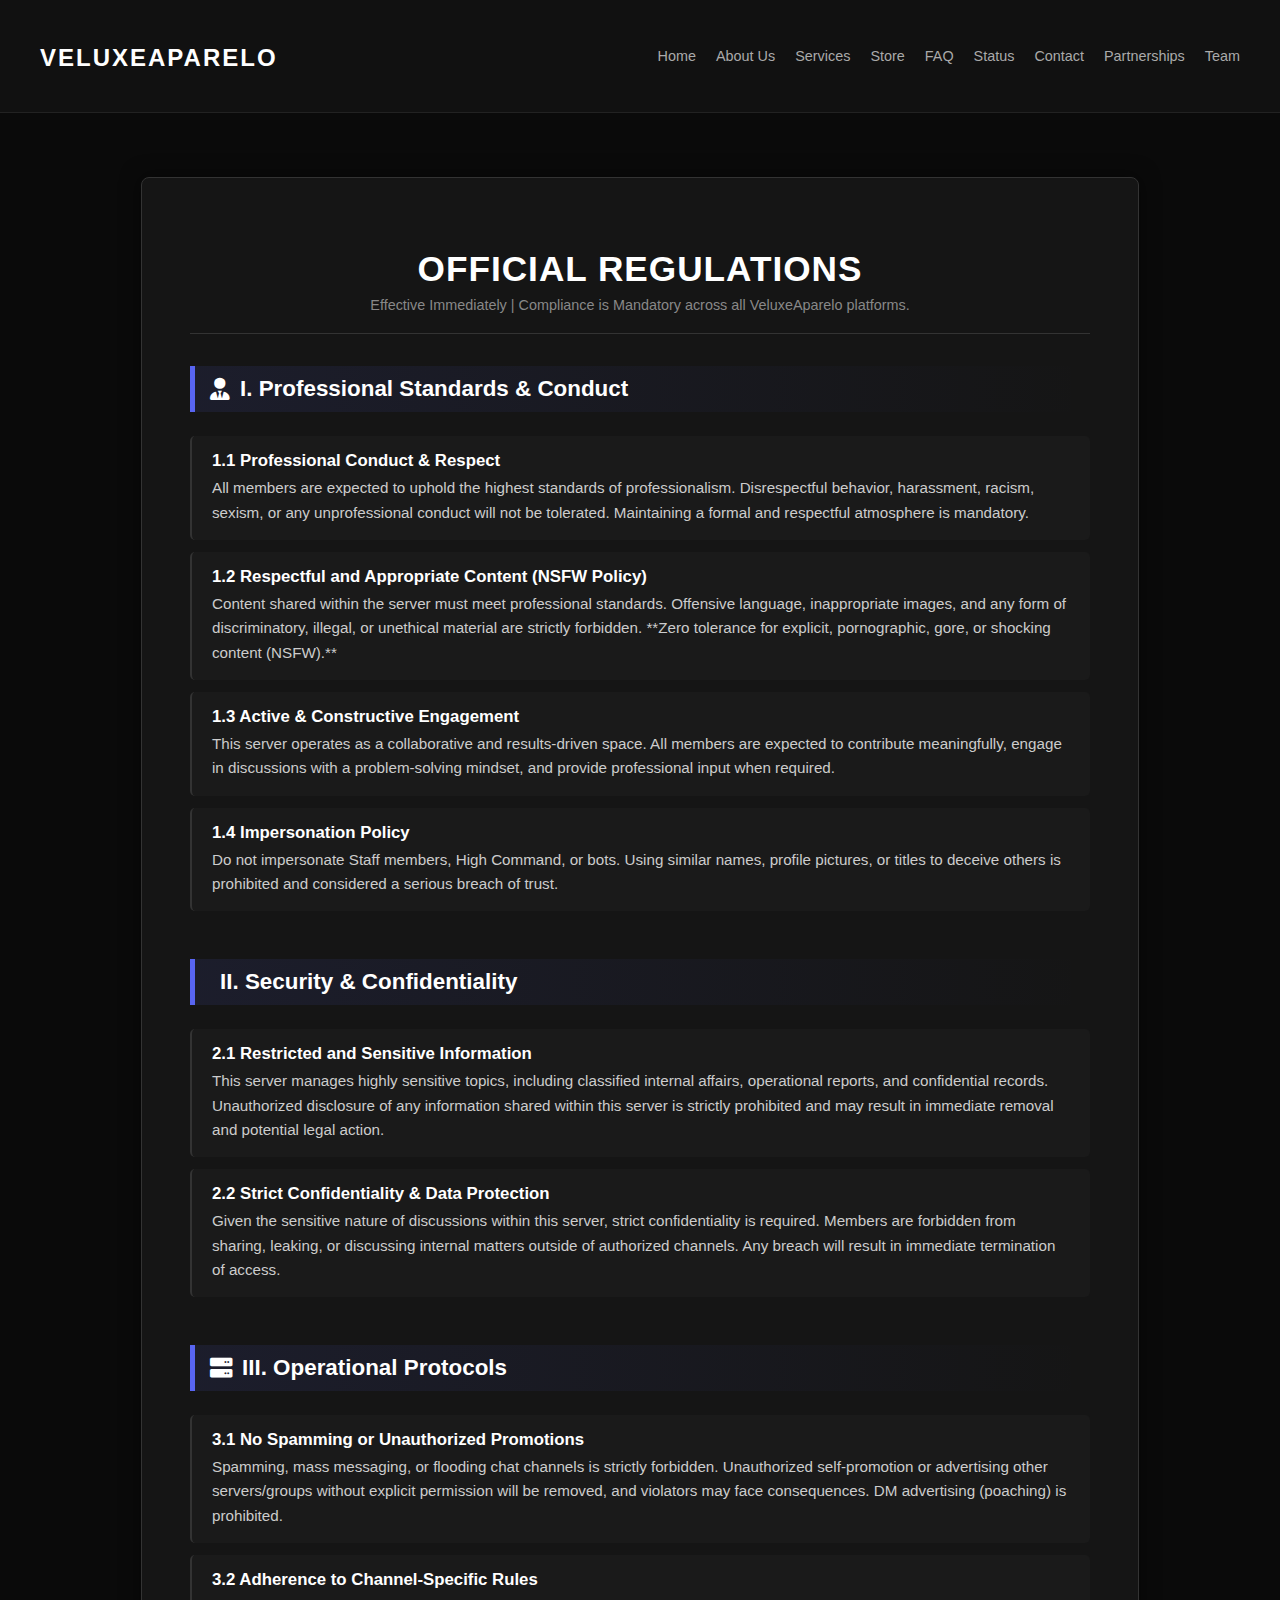
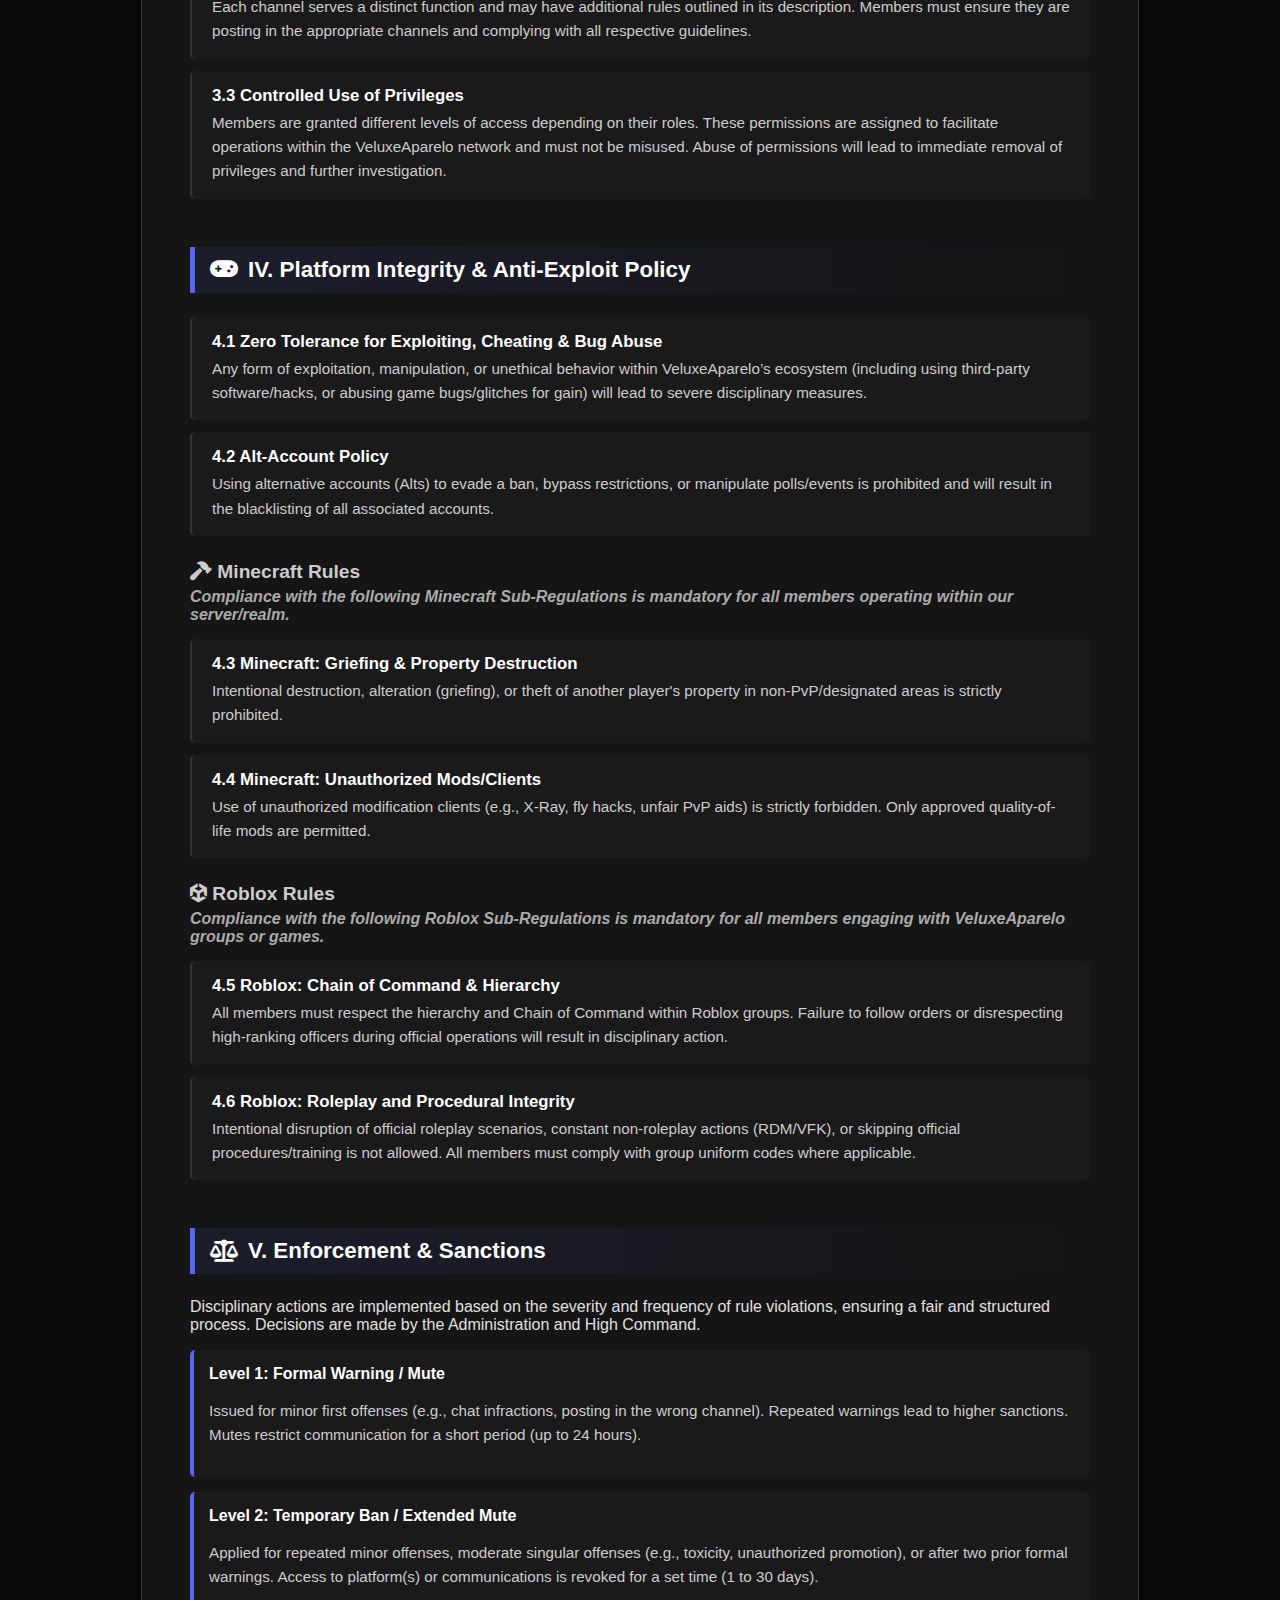
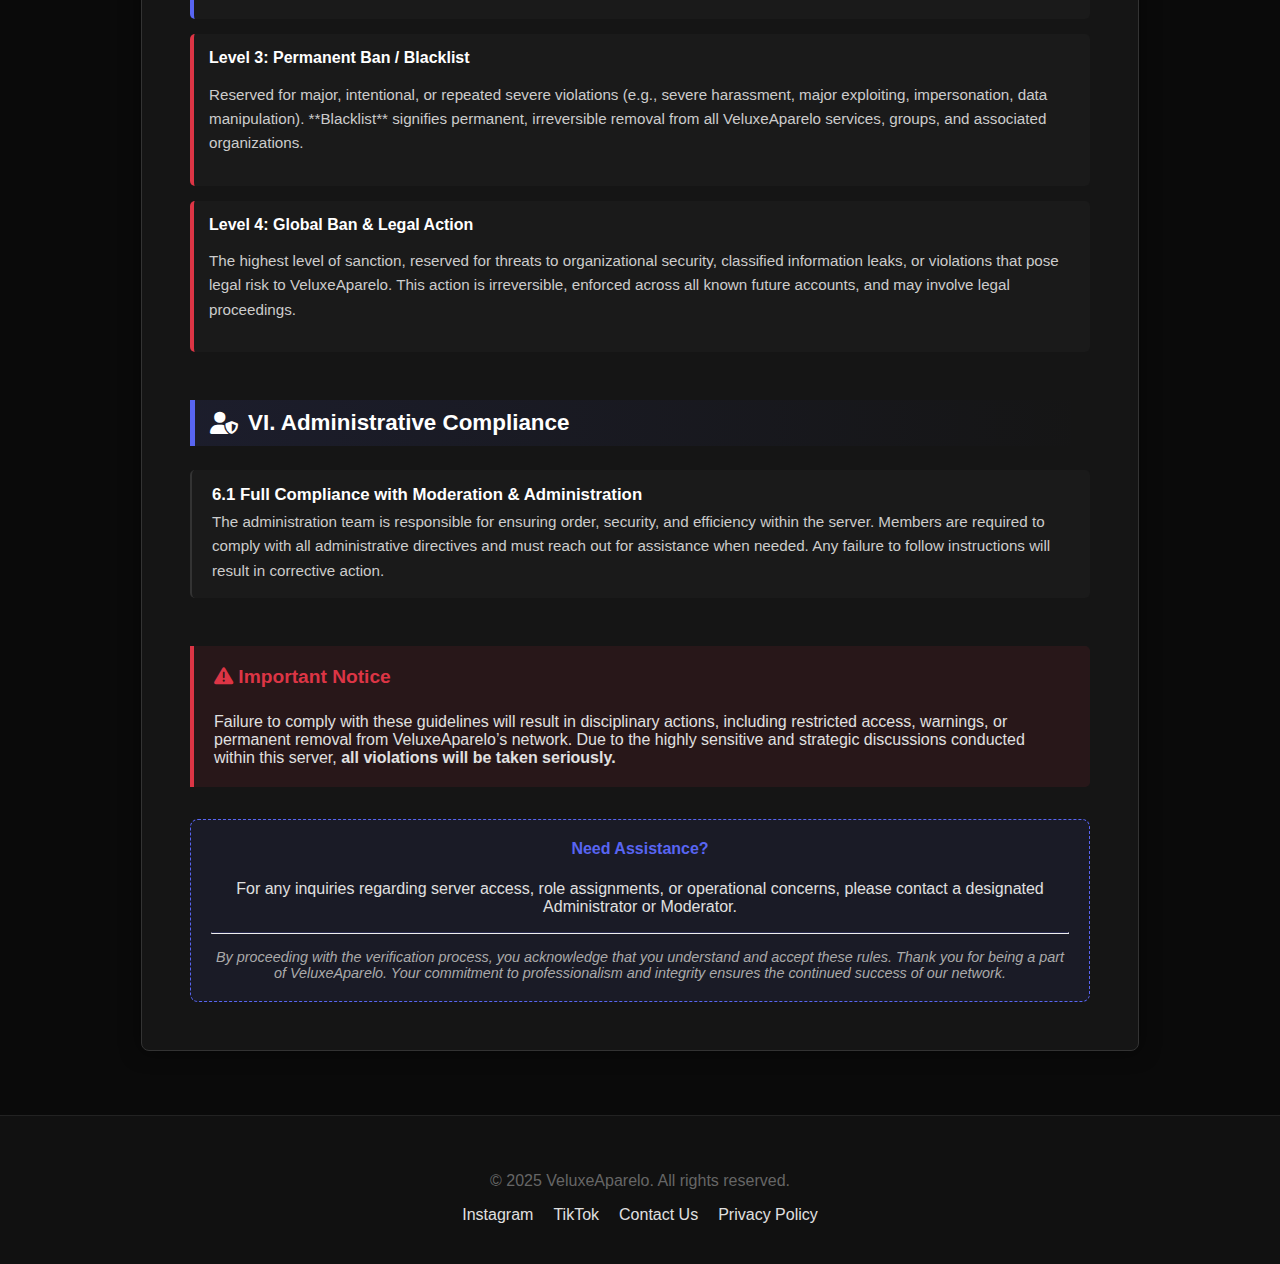
<file: rules.html>
<!DOCTYPE html>
<html lang="en">
<head>
  <meta charset="UTF-8" />
  <meta name="viewport" content="width=device-width, initial-scale=1.0" />
  <meta name="description" content="Official Regulations and Protocols of VeluxeAparelo across all platforms and communities.">
  <title>Regulations & Protocols | VeluxeAparelo</title>
  <link rel="icon" type="image/png" href="https://i.ibb.co/sdzSkknP/Veluxe-Aparelo.png" />
  
  <link rel="stylesheet" href="assets/css/orgs.css" />
  <link rel="stylesheet" href="https://cdnjs.cloudflare.com/ajax/libs/font-awesome/6.0.0-beta3/css/all.min.css" />
  
  <style>
    /* General Styles */
    body {
        margin: 0;
        font-family: 'Segoe UI', Tahoma, Geneva, Verdana, sans-serif;
        background-color: #0a0a0a;
        color: #e0e0e0;
    }
    a { text-decoration: none; color: inherit; }
    ul { list-style: none; padding: 0; margin: 0; }
    
    .container {
        max-width: 1200px;
        margin: 0 auto;
        padding: 0 20px;
    }

    /* HEADER */
    header {
        background-color: #111;
        border-bottom: 1px solid #222;
        padding: 1rem 0;
    }
    header .container {
        display: flex;
        justify-content: space-between;
        align-items: center;
    }
    .logo a {
        font-size: 1.5rem;
        font-weight: bold;
        color: #fff;
        text-transform: uppercase;
        letter-spacing: 2px;
    }
    .nav-links {
        display: flex;
        gap: 20px;
    }
    .nav-links a {
        color: #aaa;
        font-size: 0.9rem;
        transition: color 0.3s;
    }
    .nav-links a:hover {
        color: #5865F2;
    }

    /* RULES CONTENT */
    .rules-section {
      padding: 4rem 2rem;
      min-height: 80vh;
    }
    .rules-content {
      max-width: 900px;
      margin: 0 auto;
      background: #151515;
      padding: 3rem;
      border-radius: 8px;
      border: 1px solid #333;
      box-shadow: 0 0 20px rgba(0,0,0,0.5);
    }
    .rules-content h1 {
      color: #fff;
      font-size: 2.2rem;
      margin-bottom: 0.5rem;
      text-transform: uppercase;
      letter-spacing: 1px;
      text-align: center;
    }
    .rules-content .subtitle {
        color: #888;
        font-size: 0.9rem;
        margin-bottom: 2rem;
        display: block;
        text-align: center;
        border-bottom: 1px solid #333;
        padding-bottom: 20px;
    }
    
    /* Categories */
    .rule-category {
        margin-bottom: 3rem;
    }
    .rule-category h2 {
      color: #fff;
      font-size: 1.4rem;
      border-left: 5px solid #5865F2;
      padding-left: 15px;
      background: linear-gradient(90deg, rgba(88, 101, 242, 0.1) 0%, rgba(0,0,0,0) 100%);
      padding-top: 10px;
      padding-bottom: 10px;
      margin-bottom: 1.5rem;
      display: flex;
      align-items: center;
      gap: 10px;
    }
    
    /* Rule Items */
    .rule-item {
        background: #1a1a1a;
        padding: 15px 20px;
        margin-bottom: 12px;
        border-radius: 5px;
        border-left: 2px solid #333;
        transition: border-left 0.3s, background 0.3s;
    }
    .rule-item:hover {
        border-left: 2px solid #5865F2;
        background: #202020;
    }
    .rule-title {
        display: block;
        font-weight: bold;
        color: #fff;
        margin-bottom: 5px;
        font-size: 1.05rem;
    }
    .rule-text {
        color: #ccc;
        line-height: 1.6;
        font-size: 0.95rem;
    }

    /* Special Boxes */
    .warning-box {
        background: rgba(220, 53, 69, 0.1);
        border-left: 4px solid #dc3545;
        padding: 20px;
        margin: 30px 0;
        border-radius: 0 5px 5px 0;
    }
    .warning-box h4 {
        color: #dc3545;
        margin-top: 0;
        font-weight: bold;
        font-size: 1.2rem;
    }
    
    .contact-box {
        background: rgba(88, 101, 242, 0.08);
        border: 1px dashed #5865F2;
        padding: 20px;
        border-radius: 8px;
        margin-top: 2rem;
        text-align: center;
    }
    
    /* Sanction Box Style */
    .sanction-level {
        background: #1a1a1a;
        border-left: 4px solid #5865F2;
        padding: 15px;
        margin-bottom: 15px;
        border-radius: 5px;
    }
    .sanction-level.severe {
        border-left: 4px solid #dc3545; /* Red for high severity */
    }
    .sanction-level strong {
        color: #fff;
        display: block;
        margin-bottom: 5px;
    }


    /* FOOTER */
    footer {
        background: #111;
        padding: 40px 0;
        border-top: 1px solid #222;
        margin-top: auto;
    }
    .footer-links {
        display: flex;
        gap: 20px;
        justify-content: center;
        margin-top: 15px;
    }
    footer p { text-align: center; color: #666; }
  </style>
</head>
<body>

  <header>
    <div class="container">
      <h1 class="logo"><a href="index.html">VeluxeAparelo</a></h1>
      <nav>
        <ul class="nav-links">
          <li><a href="index.html">Home</a></li>
          <li><a href="sobre.html">About Us</a></li>
          <li><a href="servicios.html">Services</a></li>
          <li><a href="store.html">Store</a></li>
          <li><a href="faq.html">FAQ</a></li>
          <li><a href="status.html">Status</a></li>
          <li><a href="contacto.html">Contact</a></li>
          <li><a href="alianzas.html">Partnerships</a></li>
          <li><a href="equipo.html">Team</a></li>
        </ul>
      </nav>
    </div>
  </header>

  <main>
    <section class="rules-section">
      <div class="container">
        <div class="rules-content">
          <h1>Official Regulations</h1>
          <span class="subtitle">Effective Immediately | Compliance is Mandatory across all VeluxeAparelo platforms.</span>

          <div class="rule-category">
            <h2><i class="fas fa-user-tie"></i> I. Professional Standards & Conduct</h2>
            
            <div class="rule-item">
                <span class="rule-title">1.1 Professional Conduct & Respect</span>
                <span class="rule-text">All members are expected to uphold the highest standards of professionalism. Disrespectful behavior, harassment, racism, sexism, or any unprofessional conduct will not be tolerated. Maintaining a formal and respectful atmosphere is mandatory.</span>
            </div>
            
            <div class="rule-item">
                <span class="rule-title">1.2 Respectful and Appropriate Content (NSFW Policy)</span>
                <span class="rule-text">Content shared within the server must meet professional standards. Offensive language, inappropriate images, and any form of discriminatory, illegal, or unethical material are strictly forbidden. **Zero tolerance for explicit, pornographic, gore, or shocking content (NSFW).**</span>
            </div>
            
            <div class="rule-item">
                <span class="rule-title">1.3 Active & Constructive Engagement</span>
                <span class="rule-text">This server operates as a collaborative and results-driven space. All members are expected to contribute meaningfully, engage in discussions with a problem-solving mindset, and provide professional input when required.</span>
            </div>
            
            <div class="rule-item">
                <span class="rule-title">1.4 Impersonation Policy</span>
                <span class="rule-text">Do not impersonate Staff members, High Command, or bots. Using similar names, profile pictures, or titles to deceive others is prohibited and considered a serious breach of trust.</span>
            </div>
          </div>

          <div class="rule-category">
            <h2><i class="fas fa-file-shield"></i> II. Security & Confidentiality</h2>
            
            <div class="rule-item">
                <span class="rule-title">2.1 Restricted and Sensitive Information</span>
                <span class="rule-text">This server manages highly sensitive topics, including classified internal affairs, operational reports, and confidential records. Unauthorized disclosure of any information shared within this server is strictly prohibited and may result in immediate removal and potential legal action.</span>
            </div>

            <div class="rule-item">
                <span class="rule-title">2.2 Strict Confidentiality & Data Protection</span>
                <span class="rule-text">Given the sensitive nature of discussions within this server, strict confidentiality is required. Members are forbidden from sharing, leaking, or discussing internal matters outside of authorized channels. Any breach will result in immediate termination of access.</span>
            </div>
          </div>

          <div class="rule-category">
            <h2><i class="fas fa-server"></i> III. Operational Protocols</h2>
            
            <div class="rule-item">
                <span class="rule-title">3.1 No Spamming or Unauthorized Promotions</span>
                <span class="rule-text">Spamming, mass messaging, or flooding chat channels is strictly forbidden. Unauthorized self-promotion or advertising other servers/groups without explicit permission will be removed, and violators may face consequences. DM advertising (poaching) is prohibited.</span>
            </div>

            <div class="rule-item">
                <span class="rule-title">3.2 Adherence to Channel-Specific Rules</span>
                <span class="rule-text">Each channel serves a distinct function and may have additional rules outlined in its description. Members must ensure they are posting in the appropriate channels and complying with all respective guidelines.</span>
            </div>

            <div class="rule-item">
                <span class="rule-title">3.3 Controlled Use of Privileges</span>
                <span class="rule-text">Members are granted different levels of access depending on their roles. These permissions are assigned to facilitate operations within the VeluxeAparelo network and must not be misused. Abuse of permissions will lead to immediate removal of privileges and further investigation.</span>
            </div>
          </div>

           <div class="rule-category">
            <h2><i class="fas fa-gamepad"></i> IV. Platform Integrity & Anti-Exploit Policy</h2>
            
            <div class="rule-item">
                <span class="rule-title">4.1 Zero Tolerance for Exploiting, Cheating & Bug Abuse</span>
                <span class="rule-text">Any form of exploitation, manipulation, or unethical behavior within VeluxeAparelo’s ecosystem (including using third-party software/hacks, or abusing game bugs/glitches for gain) will lead to severe disciplinary measures.</span>
            </div>

            <div class="rule-item">
                <span class="rule-title">4.2 Alt-Account Policy</span>
                <span class="rule-text">Using alternative accounts (Alts) to evade a ban, bypass restrictions, or manipulate polls/events is prohibited and will result in the blacklisting of all associated accounts.</span>
            </div>

            <h3 style="color: #ccc; margin-top: 25px; margin-bottom: 15px; font-size: 1.2rem;"><i class="fas fa-hammer"></i> Minecraft Rules</h3>
            <p style="color: #aaa; margin-top: -10px; margin-bottom: 15px; font-style: italic; font-weight: bold;">Compliance with the following Minecraft Sub-Regulations is mandatory for all members operating within our server/realm.</p>
            
            <div class="rule-item">
                <span class="rule-title">4.3 Minecraft: Griefing & Property Destruction</span>
                <span class="rule-text">Intentional destruction, alteration (griefing), or theft of another player's property in non-PvP/designated areas is strictly prohibited.</span>
            </div>

            <div class="rule-item">
                <span class="rule-title">4.4 Minecraft: Unauthorized Mods/Clients</span>
                <span class="rule-text">Use of unauthorized modification clients (e.g., X-Ray, fly hacks, unfair PvP aids) is strictly forbidden. Only approved quality-of-life mods are permitted.</span>
            </div>

            <h3 style="color: #ccc; margin-top: 25px; margin-bottom: 15px; font-size: 1.2rem;"><i class="fab fa-unity"></i> Roblox Rules</h3>
            <p style="color: #aaa; margin-top: -10px; margin-bottom: 15px; font-style: italic; font-weight: bold;">Compliance with the following Roblox Sub-Regulations is mandatory for all members engaging with VeluxeAparelo groups or games.</p>
            
            <div class="rule-item">
                <span class="rule-title">4.5 Roblox: Chain of Command & Hierarchy</span>
                <span class="rule-text">All members must respect the hierarchy and Chain of Command within Roblox groups. Failure to follow orders or disrespecting high-ranking officers during official operations will result in disciplinary action.</span>
            </div>
            
            <div class="rule-item">
                <span class="rule-title">4.6 Roblox: Roleplay and Procedural Integrity</span>
                <span class="rule-text">Intentional disruption of official roleplay scenarios, constant non-roleplay actions (RDM/VFK), or skipping official procedures/training is not allowed. All members must comply with group uniform codes where applicable.</span>
            </div>
          </div>
          
          <div class="rule-category">
            <h2><i class="fas fa-balance-scale"></i> V. Enforcement & Sanctions</h2>
            <p>Disciplinary actions are implemented based on the severity and frequency of rule violations, ensuring a fair and structured process. Decisions are made by the Administration and High Command.</p>

            <div class="sanction-level">
                <strong>Level 1: Formal Warning / Mute</strong>
                <p class="rule-text">Issued for minor first offenses (e.g., chat infractions, posting in the wrong channel). Repeated warnings lead to higher sanctions. Mutes restrict communication for a short period (up to 24 hours).</p>
            </div>
            
            <div class="sanction-level">
                <strong>Level 2: Temporary Ban / Extended Mute</strong>
                <p class="rule-text">Applied for repeated minor offenses, moderate singular offenses (e.g., toxicity, unauthorized promotion), or after two prior formal warnings. Access to platform(s) or communications is revoked for a set time (1 to 30 days).</p>
            </div>
            
            <div class="sanction-level severe">
                <strong>Level 3: Permanent Ban / Blacklist</strong>
                <p class="rule-text">Reserved for major, intentional, or repeated severe violations (e.g., severe harassment, major exploiting, impersonation, data manipulation). **Blacklist** signifies permanent, irreversible removal from all VeluxeAparelo services, groups, and associated organizations.</p>
            </div>
            
            <div class="sanction-level severe">
                <strong>Level 4: Global Ban & Legal Action</strong>
                <p class="rule-text">The highest level of sanction, reserved for threats to organizational security, classified information leaks, or violations that pose legal risk to VeluxeAparelo. This action is irreversible, enforced across all known future accounts, and may involve legal proceedings.</p>
            </div>
          </div>
          
          <div class="rule-category">
            <h2><i class="fas fa-user-shield"></i> VI. Administrative Compliance</h2>
            <div class="rule-item">
                <span class="rule-title">6.1 Full Compliance with Moderation & Administration</span>
                <span class="rule-text">The administration team is responsible for ensuring order, security, and efficiency within the server. Members are required to comply with all administrative directives and must reach out for assistance when needed. Any failure to follow instructions will result in corrective action.</span>
            </div>
          </div>

          <div class="warning-box">
            <h4><i class="fas fa-exclamation-triangle"></i> Important Notice</h4>
            <p style="margin-bottom: 0;">Failure to comply with these guidelines will result in disciplinary actions, including restricted access, warnings, or permanent removal from VeluxeAparelo’s network. Due to the highly sensitive and strategic discussions conducted within this server, <strong>all violations will be taken seriously.</strong></p>
          </div>

          <div class="contact-box">
            <h4 style="color: #5865F2; margin-top: 0;">Need Assistance?</h4>
            <p>For any inquiries regarding server access, role assignments, or operational concerns, please contact a designated Administrator or Moderator.</p>
            <hr style="border-top: 1px solid rgba(88, 101, 242, 0.2); margin: 15px 0;">
            <p style="font-size: 0.9rem; color: #aaa; margin-bottom: 0;"><em>By proceeding with the verification process, you acknowledge that you understand and accept these rules. Thank you for being a part of VeluxeAparelo. Your commitment to professionalism and integrity ensures the continued success of our network.</em></p>
          </div>

        </div>
      </div>
    </section>
  </main>

  <footer>
    <div class="container">
      <p>&copy; 2025 VeluxeAparelo. All rights reserved.</p>
      <div class="footer-links">
        <a href="https://www.instagram.com/veluxeaparelo/" target="_blank">Instagram</a>
        <a href="https://www.tiktok.com/@veluxeaparelo" target="_blank">TikTok</a>
        <a href="contacto.html">Contact Us</a>
        <a href="privacy.html">Privacy Policy</a>
      </div>
    </div>
  </footer>

</body>
</html>
</file>
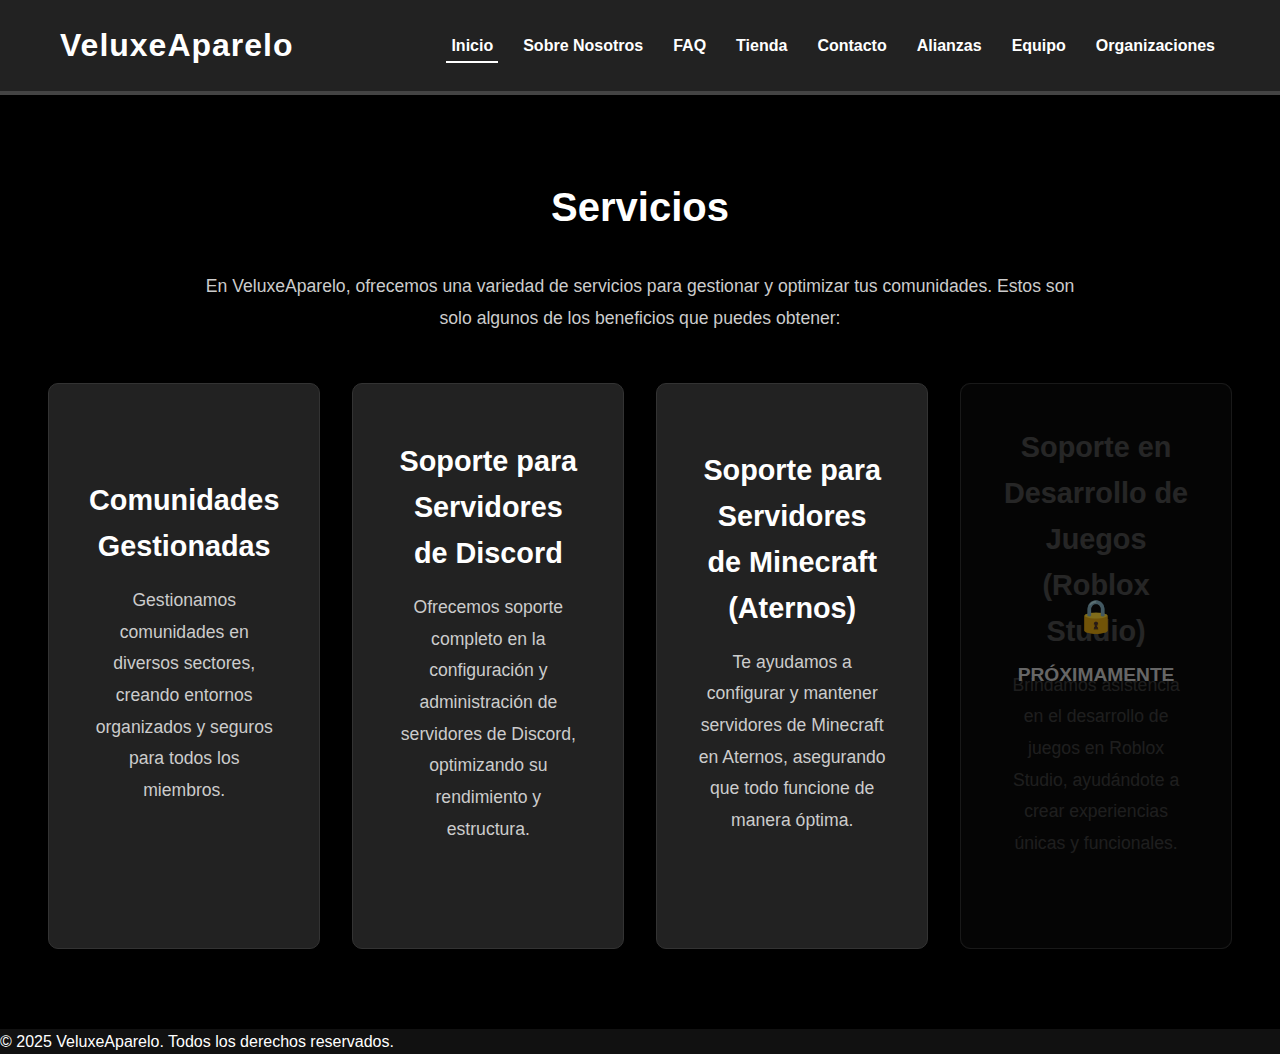
<file: servicios.html>
<!DOCTYPE html>
<html lang="es">
<head>
  <meta charset="UTF-8" />
  <title>VeluxeAparelo</title>
  <meta name="viewport" content="width=device-width, initial-scale=1.0" />
  <link rel="icon" type="image/png" href="https://i.ibb.co/sdzSkknP/Veluxe-Aparelo.png" />
  <meta name="description" content="Los servicios profesionales que VeluxeAparelo ofrece para la gestión de comunidades.">
  <title>Servicios | VeluxeAparelo</title>
  <link rel="stylesheet" href="assets/css/servicios.css" />
</head>
<body>
  <header>
    <div class="container">
      <h1 class="logo"><a href="index.html">VeluxeAparelo</a></h1>
      <nav>
        <ul class="nav-links">
          <li><a href="index.html" class="active">Inicio</a></li>
          <li><a href="sobre.html">Sobre Nosotros</a></li>
          <li><a href="faq.html">FAQ</a></li>
          <li><a href="store.html">Tienda</a></li>
          <li><a href="contacto.html">Contacto</a></li>
          <li><a href="alianzas.html">Alianzas</a></li>
          <li><a href="equipo.html">Equipo</a></li>
          <li><a href="organizaciones.html">Organizaciones</a></li>
        </ul>
      </nav>
    </div>
  </header>

  <main>
    <section class="section services">
  <div class="container">
    <h2>Servicios</h2>
    <p>En VeluxeAparelo, ofrecemos una variedad de servicios para gestionar y optimizar tus comunidades. Estos son solo algunos de los beneficios que puedes obtener:</p>

    <div class="servicios-lista">
      <!-- Comunidad Gestionada -->
      <div class="servicio">
        <h3>Comunidades Gestionadas</h3>
        <p>Gestionamos comunidades en diversos sectores, creando entornos organizados y seguros para todos los miembros.</p>
      </div>

      <!-- Soporte para Servidores de Discord -->
      <div class="servicio">
        <h3>Soporte para Servidores de Discord</h3>
        <p>Ofrecemos soporte completo en la configuración y administración de servidores de Discord, optimizando su rendimiento y estructura.</p>
      </div>

   
       <!-- Soporte para Servidores de Minecraft (Aternos) -->
<!-- Soporte para Servidores de Minecraft (Aternos) -->
<div class="servicio mc-disabled">
  <div class="disabled-overlay">
    <span class="lock-icon">🔒</span>
    <p>Próximamente</p>
  </div>
  <h3>Soporte para Servidores de Minecraft (Aternos)</h3>
  <p>Te ayudamos a configurar y mantener servidores de Minecraft en Aternos, asegurando que todo funcione de manera óptima.</p>
</div>



      <!-- Soporte en Desarrollo de Juegos (Roblox Studio) -->
      <div class="servicio roblx-disabled">
        <div class="disabled-overlay">
          <span class="lock-icon">🔒</span>
          <p>Próximamente</p>
        </div>
        <h3>Soporte en Desarrollo de Juegos (Roblox Studio)</h3>
        <p>Brindamos asistencia en el desarrollo de juegos en Roblox Studio, ayudándote a crear experiencias únicas y funcionales.</p>
      </div>
    </div>
  </div>
</section>


  </main>

  <footer>
    <div class="container">
      <p>&copy; 2025 VeluxeAparelo. Todos los derechos reservados.</p>
    </div>
  </footer>

  <script src="assets/js/service1.js"></script>
</body>
</html>
</file>
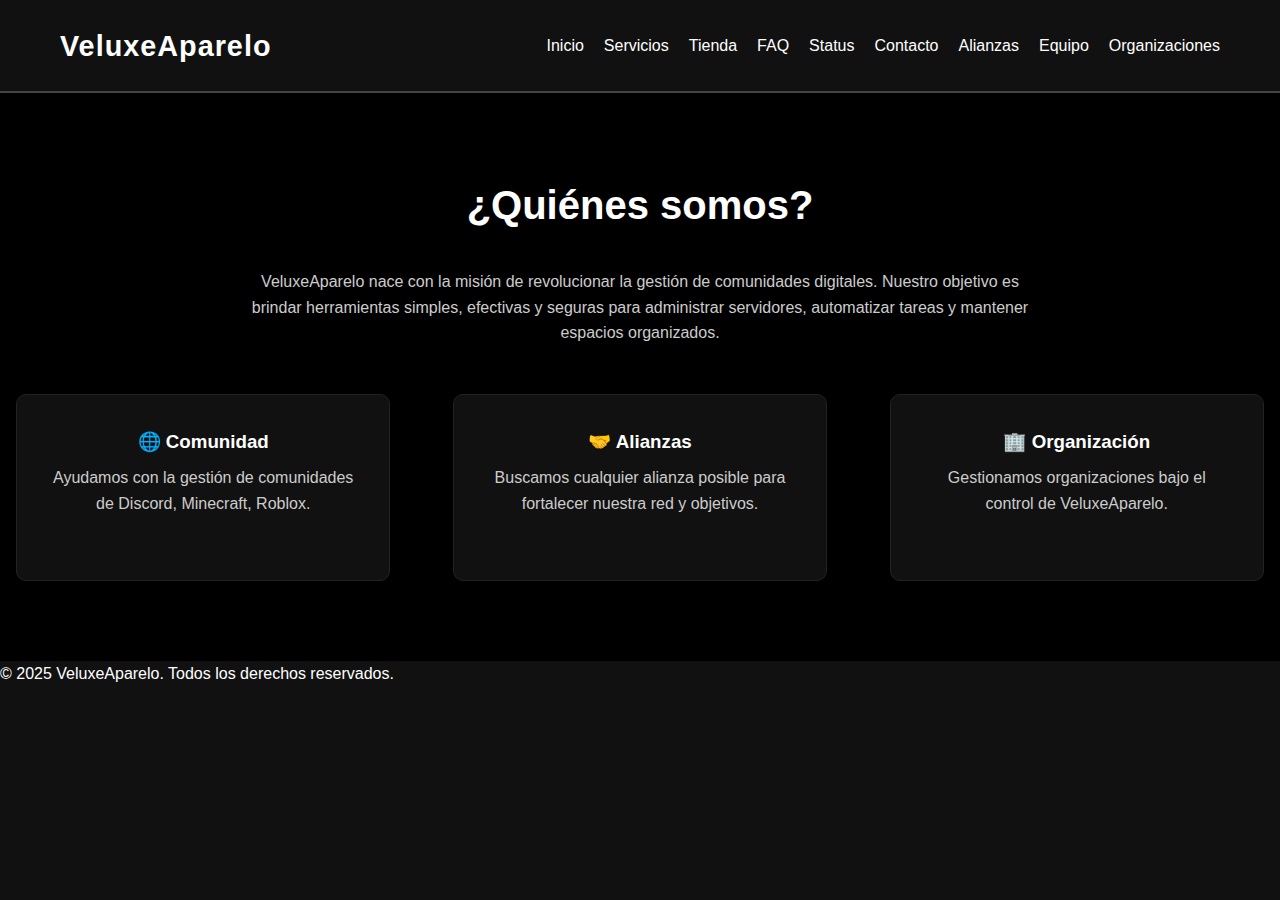
<file: sobre.html>
<!DOCTYPE html>
<html lang="es">
<head>
  <meta charset="UTF-8" />
  <meta name="viewport" content="width=device-width, initial-scale=1.0" />
  <link rel="icon" type="image/png" href="https://i.ibb.co/sdzSkknP/Veluxe-Aparelo.png" />
  <meta name="description" content="Conoce la historia y misión de VeluxeAparelo.">
  <title>Sobre Nosotros | VeluxeAparelo</title>
  <link rel="stylesheet" href="assets/css/sobre.css" />
</head>
<body>
  <header>
    <div class="container">
      <h1 class="logo"><a href="index.html">VeluxeAparelo</a></h1>
      <nav>
        <ul class="nav-links">
          <li><a href="index.html" class="active">Inicio</a></li>
          <li><a href="servicios.html">Servicios</a></li>
          <li><a href="store.html">Tienda</a></li>
          <li><a href="faq.html">FAQ</a></li>
          <li><a href="status.html">Status</a></li>
          <li><a href="contacto.html">Contacto</a></li>
          <li><a href="alianzas.html">Alianzas</a></li>
          <li><a href="equipo.html">Equipo</a></li>
          <li><a href="organizaciones.html">Organizaciones</a></li>
        </ul>
      </nav>
    </div>
  </header>

  <main>
    <section class="section about">
      <div class="container">
        <h2>¿Quiénes somos?</h2>
        <p>
          VeluxeAparelo nace con la misión de revolucionar la gestión de comunidades digitales. Nuestro objetivo es brindar herramientas simples, efectivas y seguras para administrar servidores, automatizar tareas y mantener espacios organizados.
        </p>

        <div class="valores">
  <div class="valor">
    <h3>🌐 Comunidad</h3>
    <p>Ayudamos con la gestión de comunidades de Discord, Minecraft, Roblox.</p>
  </div>
   <div class="valor">
    <h3>🤝 Alianzas</h3>
    <p>Buscamos cualquier alianza posible para fortalecer nuestra red y objetivos.</p>
  </div>
  <div class="valor">
    <h3>🏢 Organización</h3>
    <p>Gestionamos organizaciones bajo el control de VeluxeAparelo.</p>
  </div>
</div>

      </div>
    </section>
  </main>

  <footer>
    <div class="container">
      <p>&copy; 2025 VeluxeAparelo. Todos los derechos reservados.</p>
    </div>
  </footer>

  <script src="assets/js/script.js"></script>
</body>
</html>
</file>
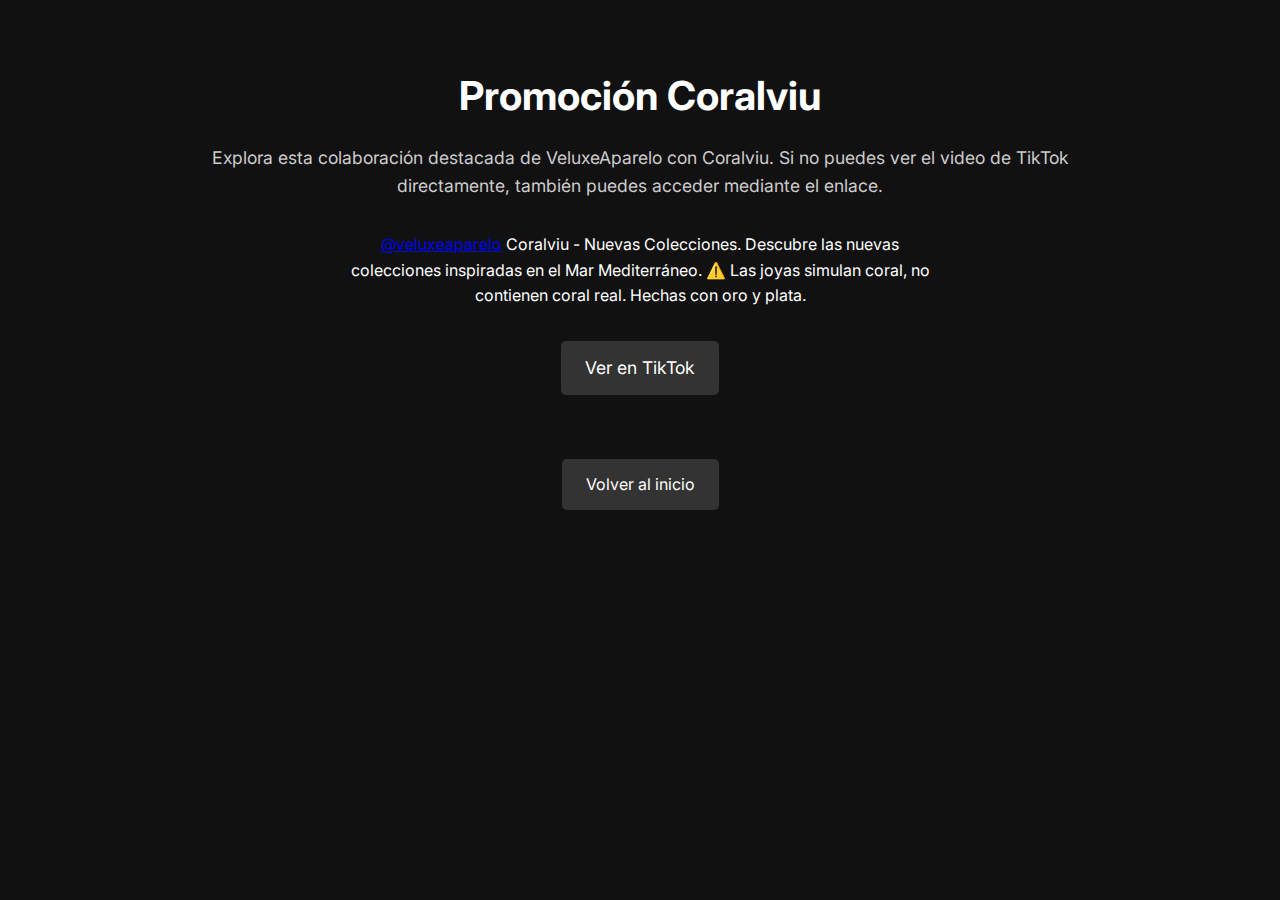
<file: special.html>
<!DOCTYPE html>
<html lang="es">

<head>
  <meta charset="UTF-8" />
  <meta name="viewport" content="width=device-width, initial-scale=1.0" />
  <title>Promoción Coralviu - VeluxeAparelo</title>
  <link rel="stylesheet" href="/style.css" />
  <link rel="preconnect" href="https://fonts.googleapis.com" />
  <link rel="preconnect" href="https://fonts.gstatic.com" crossorigin />
  <link href="https://fonts.googleapis.com/css2?family=Inter:wght@400;700&display=swap" rel="stylesheet" />
  <script async src="https://www.tiktok.com/embed.js"></script>
  <style>
    body {
      background-color: #111;
      color: #fff;
      font-family: 'Inter', sans-serif;
      margin: 0;
      padding: 0;
    }

    .container {
      max-width: 900px;
      margin: 0 auto;
      padding: 4rem 1rem;
      text-align: center;
    }

    h1 {
      font-size: 2.5rem;
      margin-bottom: 1rem;
      color: #fff;
    }

    p {
      color: #ccc;
      font-size: 1.1rem;
      margin-bottom: 2rem;
    }

    .tiktok-embed {
      margin: 0 auto;
    }

    .btn-volver {
      display: inline-block;
      margin-top: 2rem;
      padding: 0.8rem 1.5rem;
      background-color: #333;
      color: #fff;
      border-radius: 5px;
      text-decoration: none;
      transition: background-color 0.3s ease;
    }

    .btn-volver:hover {
      background-color: #555;
    }
  </style>
</head>

<body>
  <div class="container">
    <h1>Promoción Coralviu</h1>
    <p>Explora esta colaboración destacada de VeluxeAparelo con Coralviu. Si no puedes ver el video de TikTok directamente, también puedes acceder mediante el enlace.</p>

    <blockquote class="tiktok-embed" cite="https://www.tiktok.com/@veluxeaparelo/video/7490233171502451976" data-video-id="7490233171502451976" style="max-width: 605px;min-width: 325px;">
      <section>
        <a target="_blank" title="@veluxeaparelo" href="https://www.tiktok.com/@veluxeaparelo?refer=embed">@veluxeaparelo</a> Coralviu - Nuevas Colecciones. Descubre las nuevas colecciones inspiradas en el Mar Mediterráneo. ⚠️ Las joyas simulan coral, no contienen coral real. Hechas con oro y plata.
      </section>
    </blockquote>

    <p><a href="https://www.tiktok.com/@veluxeaparelo/video/7490233171502451976" target="_blank" class="btn-volver">Ver en TikTok</a></p>
    <a href="index.html" class="btn-volver">Volver al inicio</a>
  </div>
</body>

</html>
</file>
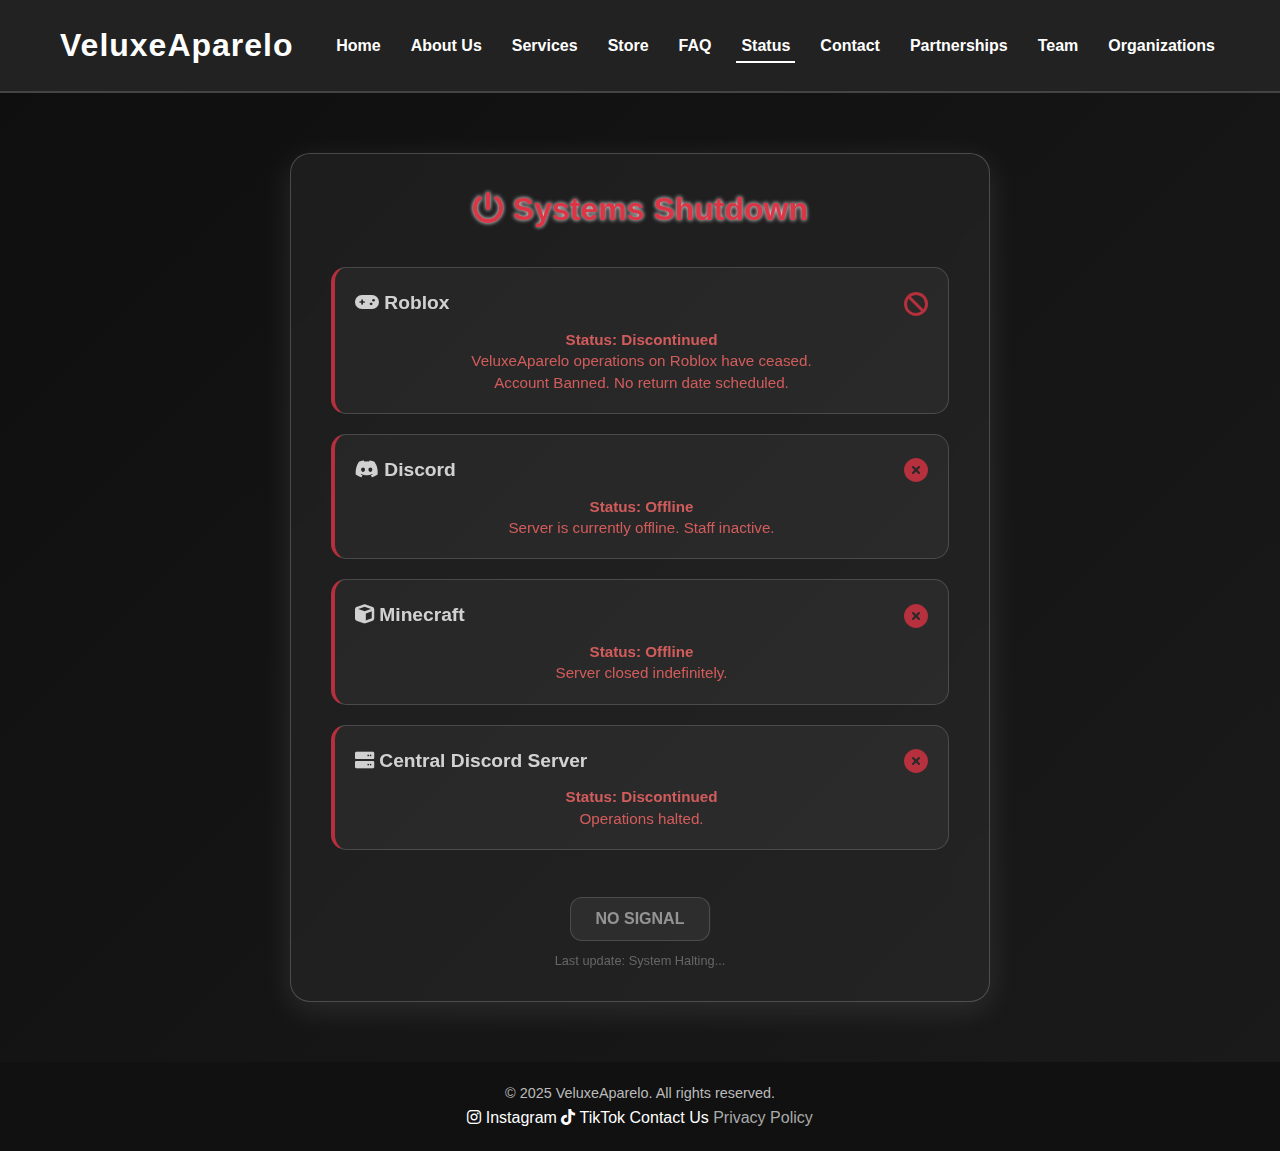
<file: status.html>
<!DOCTYPE html>
<html lang="en">
<head>
  <meta charset="UTF-8" />
  <meta name="viewport" content="width=device-width, initial-scale=1.0" />
  <link rel="icon" type="image/png" href="https://i.ibb.co/sdzSkknP/Veluxe-Aparelo.png" />
  <meta name="description" content="VeluxeAparelo System Status.">
  <title>Status | VeluxeAparelo</title>
  
  <link rel="stylesheet" href="assets/css/status.css" />
  
  <link rel="stylesheet" href="https://cdnjs.cloudflare.com/ajax/libs/font-awesome/6.0.0-beta3/css/all.min.css" />
</head>
<body>
  <header>
    <div class="container">
      <h1 class="logo"><a href="index.html">VeluxeAparelo</a></h1>
      <nav>
        <ul class="nav-links">
          <li><a href="index.html">Home</a></li>
          <li><a href="sobre.html">About Us</a></li>
          <li><a href="servicios.html">Services</a></li>
          <li><a href="store.html">Store</a></li>
          <li><a href="faq.html">FAQ</a></li>
          <li><a href="status.html" class="active">Status</a></li>
          <li><a href="contacto.html">Contact</a></li>
          <li><a href="alianzas.html">Partnerships</a></li>
          <li><a href="equipo.html">Team</a></li>
          <li><a href="organizaciones.html">Organizations</a></li>
        </ul>
      </nav>
    </div>
  </header>

<main>
  <section id="community-status">
    <div class="status-panel glass-effect">
      <h2 style="margin-bottom: 2rem; color: #dc3545;"><i class="fas fa-power-off"></i> Systems Shutdown</h2>

      <div class="services-status">
        
        <div class="service" style="border-left: 4px solid #dc3545; opacity: 0.8;"> 
          <div class="service-header">
            <span class="service-name"><i class="fas fa-gamepad"></i> Roblox</span>
            <i class="fas fa-ban" id="roblox-status" style="color: #dc3545; font-size: 1.5rem;"></i>
          </div>
          <p class="service-error" id="roblox-error" style="color: #ff6b6b;">
            <strong>Status: Discontinued</strong><br>
            VeluxeAparelo operations on Roblox have ceased.<br>
            Account Banned. No return date scheduled.
          </p>
        </div>

        <div class="service" style="border-left: 4px solid #dc3545; opacity: 0.8;"> 
          <div class="service-header">
            <span class="service-name"><i class="fab fa-discord"></i> Discord</span>
            <i class="fas fa-times-circle" id="discord-status" style="color: #dc3545; font-size: 1.5rem;"></i>
          </div>
          <p class="service-error" style="color: #ff6b6b;">
            <strong>Status: Offline</strong><br>
            Server is currently offline. Staff inactive.
          </p>
        </div>

        <div class="service" style="border-left: 4px solid #dc3545; opacity: 0.8;">
          <div class="service-header">
            <span class="service-name"><i class="fas fa-cube"></i> Minecraft</span>
            <i class="fas fa-times-circle" id="minecraft-status" style="color: #dc3545; font-size: 1.5rem;"></i>
          </div>
          <p class="service-error" style="color: #ff6b6b;">
            <strong>Status: Offline</strong><br>
            Server closed indefinitely.
          </p>
        </div>

        <div class="service" style="border-left: 4px solid #dc3545; opacity: 0.8;">
          <div class="service-header">
            <span class="service-name"><i class="fas fa-server"></i> Central Discord Server</span>
            <i class="fas fa-times-circle" id="central-status" style="color: #dc3545; font-size: 1.5rem;"></i>
          </div>
          <p class="service-error" style="color: #ff6b6b;">
            <strong>Status: Discontinued</strong><br>
            Operations halted.
          </p>
        </div>
      </div>
      
      <div style="text-align: center; margin-top: 2rem;">
        <button id="refresh-status" class="discord-btn" style="background-color: #333; cursor: not-allowed; opacity: 0.5;">No Signal</button>
      </div>
      
      <p style="text-align: center; font-size: 0.8rem; color: #666; margin-top: 10px;">
        Last update: System Halting...
      </p>

    </div>
  </section>
</main>

  <footer>
    <div class="container">
      <p>&copy; 2025 VeluxeAparelo. All rights reserved.</p>
      <div class="footer-links">
        <a href="https://www.instagram.com/veluxeaparelo/" target="_blank"><i class="fab fa-instagram"></i> Instagram</a>
        <a href="https://www.tiktok.com/@veluxeaparelo" target="_blank"><i class="fab fa-tiktok"></i> TikTok</a>
        <a href="contacto.html">Contact Us</a>
        <a href="privacy.html" style="color: #aaa;">Privacy Policy</a>
      </div>
    </div>
  </footer>

<script src="assets/js/status.js"></script>
</body>
</html>
</file>
<file: assets/css/orgs.css>
.organizaciones {
  background-color: #111;
  color: #eee;
  padding: 3rem 1rem;
  font-family: 'Arial', sans-serif;
}

.organizaciones .container {
  max-width: 1200px;
  margin: 0 auto;
}

.organizaciones h2 {
  font-size: 2.5rem;
  margin-bottom: 0.5rem;
  text-align: center;
  color: #fff;
}

.organizaciones p {
  text-align: center;
  margin-bottom: 2rem;
  color: #bbb;
  font-size: 1.1rem;
}

.org-lista {
  display: grid;
  grid-template-columns: repeat(auto-fit,minmax(250px,1fr));
  gap: 2rem;
}

.org-card {
  background: rgba(255, 255, 255, 0.1);
  backdrop-filter: blur(8px);
  border-radius: 15px;
  padding: 1.5rem;
  box-shadow: 0 8px 32px rgba(0,0,0,0.3);
  transition: transform 0.3s ease, box-shadow 0.3s ease;
  display: flex;
  flex-direction: column;
  align-items: center;
  text-align: center;
  height: 100%; /* para que el card ocupe todo el alto posible */
}

.btn-join, .btn-join-disabled {
  margin-top: auto; /* fuerza que el botón esté al fondo */
  padding: 0.5rem 1.5rem;
  border-radius: 25px;
  font-weight: 600;
  text-decoration: none;
  font-size: 1rem;
  display: inline-block;
  box-shadow: 0 4px 15px rgba(88, 101, 242, 0.4);
  transition: background-color 0.3s ease, box-shadow 0.3s ease;
}

.btn-join {
  background-color: #5865f2; /* Color Discord */
  color: #fff;
}

.btn-join:hover,
.btn-join:focus {
  background-color: #4752c4;
  box-shadow: 0 6px 20px rgba(71, 82, 196, 0.6);
  outline: none;
}

.btn-join-disabled {
  background-color: #444; /* gris oscuro para deshabilitado */
  color: #888; /* texto gris claro */
  cursor: not-allowed;
  opacity: 0.6;
  box-shadow: none;
  pointer-events: none;
}





.org-card:hover {
  transform: translateY(-8px);
  box-shadow: 0 12px 40px rgba(0,0,0,0.5);
}

.org-card img {
  width: 120px;
  height: 120px;
  object-fit: contain;
  margin-bottom: 1rem;
}

.org-card h3 {
  margin-bottom: 0.7rem;
  font-size: 1.5rem;
  color: #fff;
}

.org-card h3 a {
  color: #61dafb;
  text-decoration: none;
  transition: color 0.3s ease;
}

.org-card h3 a:hover {
  color: #21a1f1;
  text-decoration: underline;
}

.org-card p {
  color: #ccc;
  font-size: 1rem;
  line-height: 1.4;
}
</file>
<file: style.css>
/* General */
* {
  margin: 0;
  padding: 0;
  box-sizing: border-box;
}

body {
  background-color: #000;
  color: #fff;
  font-family: 'Segoe UI', Tahoma, Geneva, Verdana, sans-serif;
  line-height: 1.6;
}

header {
  background-color: #111;
  padding: 1rem 2rem;
  display: flex;
  justify-content: space-between;
  align-items: center;
  position: sticky;
  top: 0;
  z-index: 10;
}

header h1 {
  font-size: 1.5rem;
}

nav ul {
  list-style: none;
  display: flex;
  gap: 1.5rem;
}

nav a {
  color: #fff;
  text-decoration: none;
  position: relative;
  transition: all 0.3s ease;
}

nav a::after {
  content: "";
  position: absolute;
  left: 0;
  bottom: -3px;
  width: 0;
  height: 2px;
  background: #fff;
  transition: width 0.3s ease;
}

nav a:hover::after {
  width: 100%;
}

/* Secciones */
.section {
  min-height: 100vh;
  display: flex;
  align-items: center;
  justify-content: center;
  padding: 3rem 2rem;
  transition: background 0.5s ease;
}

.section:nth-child(even) {
  background-color: #111;
}

.content {
  max-width: 800px;
  text-align: center;
}

.content h2 {
  font-size: 2rem;
  margin-bottom: 1rem;
}

.lista-servicios {
  list-style: square;
  text-align: left;
  margin: 1rem auto;
  max-width: 400px;
}

.lista-servicios li {
  margin-bottom: 0.5rem;
  transition: transform 0.3s ease;
}

.lista-servicios li:hover {
  transform: scale(1.05);
  color: #ddd;
}

/* Botón */
button {
  margin-top: 1rem;
  padding: 0.8rem 1.5rem;
  background: transparent;
  border: 2px solid #fff;
  color: #fff;
  font-size: 1rem;
  cursor: pointer;
  transition: all 0.3s ease;
  border-radius: 8px;
}

button:hover {
  background: #fff;
  color: #000;
}

/* Footer */
footer {
  text-align: center;
  padding: 2rem;
  background-color: #111;
  font-size: 0.9rem;
}

/* Responsive */
@media (max-width: 768px) {
  nav ul {
    flex-direction: column;
    gap: 0.5rem;
  }

  .content h2 {
    font-size: 1.5rem;
  }

  button {
    width: 100%;
  }
}
</file>
<file: assets/css/index.css>
/* Reset basic styles */
* {
  margin: 0;
  padding: 0;
  box-sizing: border-box;
}

/* Global Styles */
body {
  font-family: 'Arial', sans-serif;
  line-height: 1.6;
  color: #fff;
  background-color: #111;
}

a {
  text-decoration: none;
  color: inherit;
}

/* Header */
header {
  background-color: #111;
  padding: 20px 0;
  border-bottom: 2px solid #444;
}

header .container {
  display: flex;
  justify-content: space-between;
  align-items: center;
  max-width: 1200px;
  margin: 0 auto;
  padding: 0 20px;
}

header .logo a {
  font-size: 1.8rem;
  font-weight: bold;
  color: #fff;
  letter-spacing: 1px;
  transition: color 0.3s ease;
}

header .logo a:hover {
  color: #fff;
}

nav .nav-links {
  list-style: none;
  display: flex;
  gap: 20px;
}

nav .nav-links li {
  font-size: 1rem;
}

nav .nav-links a {
  color: #fff;
  transition: color 0.3s ease;
}

nav .nav-links a:hover,
nav .nav-links a.active {
  color: #fff;
}

/* Hero Section */
.hero {
  background: url('https://via.placeholder.com/1200x500') no-repeat center center/cover;
  padding: 80px 0;
  text-align: center;
}

.hero .content {
  max-width: 600px;
  margin: 0 auto;
}

.hero h2 {
  font-size: 2.5rem;
  color: #fff;
  margin-bottom: 20px;
}

.hero p {
  font-size: 1.2rem;
  color: #fff;
  margin-bottom: 20px;
}

.hero .btn {
  background-color: #fff;
  color: #111;
  padding: 12px 30px;
  font-size: 1rem;
  border-radius: 30px;
  transition: background-color 0.3s ease;
  border: 2px solid #fff;
}

.hero .btn:hover {
  background-color: transparent;
  color: #fff;
  border-color: #fff;
}

/* Services Preview Section */
#services-preview {
  padding: 60px 20px;
  background-color: #111;
}

#services-preview .container {
  text-align: center;
}

#services-preview h2 {
  font-size: 2rem;
  color: #fff;
  margin-bottom: 20px;
}

#services-preview .service-cards {
  display: flex;
  gap: 30px;
  justify-content: center;
  flex-wrap: wrap;
}

#services-preview .service-card {
  background-color: #222;
  padding: 20px;
  border-radius: 8px;
  width: 250px;
  transition: transform 0.3s ease, box-shadow 0.3s ease;
  margin-bottom: 20px;
}

#services-preview .service-card:hover {
  transform: translateY(-10px);
  box-shadow: 0 8px 15px rgba(255, 255, 255, 0.2);
}

#services-preview .service-card h3 {
  font-size: 1.5rem;
  color: #fff;
  margin-bottom: 10px;
}

#services-preview .service-card p {
  color: #bbb;
}

/* Footer */
footer {
  background-color: #111;
  padding: 20px 0;
  text-align: center;
}

footer p {
  color: #bbb;
  font-size: 0.9rem;
}

footer .footer-links {
  margin-top: 10px;
}

footer .footer-links a {
  color: #fff;
  margin: 0 10px;
  font-size: 1rem;
  transition: color 0.3s ease;
}

footer .footer-links a:hover {
  color: #bbb;
}

/* Responsive Styles */
@media (max-width: 768px) {
  header .container {
    flex-direction: column;
    align-items: flex-start;
  }

  nav .nav-links {
    flex-direction: column;
    gap: 10px;
  }

  #services-preview .service-cards {
    flex-direction: column;
  }

  .hero h2 {
    font-size: 2rem;
  }

  .hero p {
    font-size: 1rem;
  }

  .hero .btn {
    padding: 10px 25px;
    font-size: 0.9rem;
  }
}
</file>
<file: assets/css/contacto.css>
/* Reset basic styles */
* {
  margin: 0;
  padding: 0;
  box-sizing: border-box;
}

/* Global Styles */
body {
  font-family: 'Arial', sans-serif;
  line-height: 1.6;
  color: #fff;
  background-color: #111;
}

a {
  text-decoration: none;
  color: inherit;
}

/* Header */
header {
  background-color: #111;
  padding: 20px 0;
  border-bottom: 2px solid #444;
  box-shadow: 0 4px 6px rgba(0, 0, 0, 0.1);
  transition: background-color 0.3s ease, box-shadow 0.3s ease;
}

header .container {
  display: flex;
  justify-content: space-between;
  align-items: center;
  max-width: 1200px;
  margin: 0 auto;
  padding: 0 20px;
}

/* Logo */
header .logo a {
  font-size: 2rem;
  font-weight: bold;
  color: #fff;
  letter-spacing: 1px;
  position: relative;
  transition: color 0.3s ease, text-shadow 0.3s ease;
}

header .logo a::before {
  content: '';
  position: absolute;
  top: 0;
  left: 0;
  width: 100%;
  height: 100%;
  background: linear-gradient(90deg, rgba(255, 255, 255, 0.5), rgba(0, 0, 0, 0.5));
  z-index: -1;
  transition: opacity 0.3s ease;
}

header .logo a:hover {
  color: #fff;
  text-shadow: 0 0 10px #fff, 0 0 20px #fff, 0 0 30px #fff, 0 0 40px #fff, 0 0 50px #fff;
}

header .logo a:hover::before {
  opacity: 0;
}

/* Navigation Links */
nav .nav-links {
  list-style: none;
  display: flex;
  gap: 20px;
}

nav .nav-links li {
  font-size: 1rem;
}

nav .nav-links a {
  color: #fff;
  position: relative;
  font-weight: bold;
  padding: 5px;
  transition: color 0.3s ease, transform 0.3s ease, text-shadow 0.3s ease;
}

nav .nav-links a::after {
  content: '';
  position: absolute;
  left: 0;
  bottom: -4px;
  width: 0;
  height: 2px;
  background-color: #fff;
  transition: width 0.3s ease;
}

/* Hover effects for links */
nav .nav-links a:hover {
  color: #fff;
  text-shadow: 0 0 10px #fff, 0 0 20px #fff, 0 0 30px #fff, 0 0 40px #fff, 0 0 50px #fff;
  transform: translateY(-2px);
}

nav .nav-links a:hover::after,
nav .nav-links a.active::after {
  width: 100%;
}

/* Hover animation for the links */
nav .nav-links a:hover {
  padding: 10px 15px;
  border-radius: 5px;
  background-color: transparent;
  transition: padding 0.3s ease, transform 0.3s ease;
}

nav .nav-links a:active {
  transform: translateY(2px);
}

/* Add glow effect on hover for the whole header */
header:hover {
  background-color: #222;
  box-shadow: 0 4px 20px rgba(255, 255, 255, 0.2);
}














.section.contacto {
  padding: 5rem 1rem;
  background-color: #111;
  text-align: center;
}

.section.contacto h2 {
  font-size: 2.5rem;
  margin-bottom: 1.5rem;
  color: #fff;
}

.section.contacto p {
  max-width: 800px;
  margin: 0 auto 3rem;
  color: #ccc;
}

.contact-methods {
  display: flex;
  flex-direction: column;
  gap: 2rem;
  margin-bottom: 3rem;
  align-items: center;
}

.contact-method h3 {
  font-size: 1.75rem;
  color: #fff;
  margin-bottom: 1rem;
}

.contact-method ul {
  list-style: none;
  padding: 0;
}

.contact-method li {
  margin-bottom: 1rem;
}

.contact-method a {
  color: #fff;
  text-decoration: none;
  font-size: 1.2rem;
  display: block;
}

.email {
  color: #fff;
  font-size: 1.5rem;
  text-decoration: none;
  margin-top: 1rem;
}

.email:hover {
  color: #1db0d5;
}

/* Tarjetas de redes sociales */
.social-links {
  display: flex;
  justify-content: center;
  gap: 2rem;
  margin-top: 2rem;
}

.social-card {
  display: flex;
  align-items: center;
  justify-content: center;
  padding: 1rem 2rem;
  background-color: #222;
  border-radius: 10px;
  width: 200px;
  transition: transform 0.3s ease, box-shadow 0.3s ease;
}

.social-card i {
  font-size: 1.8rem;
  margin-right: 10px;
}

.social-card:hover {
  transform: translateY(-5px);
  box-shadow: 0 5px 15px rgba(0, 0, 0, 0.3);
}

.social-card.instagram {
  background-color: #e4405f;
}

.social-card.tiktok {
  background-color: #010101;
}

.social-card.x {
  background-color: #1d9bf0;
}

/* Colores al pasar el mouse */
.social-card:hover {
  background-color: #ff9e00;
  color: #fff;
}

.social-card.instagram:hover {
  background-color: #e4405f;
}

.social-card.tiktok:hover {
  background-color: #010101;
}

.social-card.x:hover {
  background-color: #1d9bf0;
}

/* Estilo responsivo */
@media (max-width: 768px) {
  .contact-methods {
    flex-direction: column;
    align-items: center;
  }

  .social-links {
    flex-direction: column;
  }

  .social-card {
    width: 100%;
    margin-bottom: 1rem;
  }
}
</file>
<file: assets/css/equipo.css>
/* Reset basic styles */
* {
  margin: 0;
  padding: 0;
  box-sizing: border-box;
}

/* Global Styles */
body {
  font-family: 'Arial', sans-serif;
  line-height: 1.6;
  color: #fff;
  background-color: #111;
  overflow-x: hidden; /* Evita scroll lateral indeseado */
}

a {
  text-decoration: none;
  color: inherit;
  transition: color 0.3s ease;
}

/* --- HEADER --- */
header {
  background-color: rgba(17, 17, 17, 0.95); /* Un poco transparente para efecto moderno */
  padding: 15px 0;
  border-bottom: 1px solid #333;
  box-shadow: 0 4px 15px rgba(0, 0, 0, 0.5);
  position: sticky; /* Hace que el menú se quede fijo arriba al bajar */
  top: 0;
  z-index: 1000; /* Asegura que esté siempre encima de todo */
  backdrop-filter: blur(10px); /* Efecto borroso detrás del menú */
}

header .container {
  display: flex;
  justify-content: space-between;
  align-items: center;
  max-width: 1400px; /* Un poco más ancho para que quepan tus 10 enlaces */
  margin: 0 auto;
  padding: 0 20px;
}

/* --- LOGO --- */
header .logo a {
  font-size: 1.8rem;
  font-weight: bold;
  color: #fff;
  letter-spacing: 1px;
  text-transform: uppercase;
  transition: text-shadow 0.3s ease;
}

header .logo a:hover {
  text-shadow: 0 0 10px rgba(255, 255, 255, 0.8), 
               0 0 20px rgba(88, 101, 242, 0.6); /* Brillo azulado/blanco */
}

/* --- NAVEGACIÓN (BOTONES) --- */
nav .nav-links {
  list-style: none;
  display: flex;
  gap: 5px; /* Menos espacio entre botones para que quepan todos */
  align-items: center;
}

nav .nav-links li {
  position: relative;
}

nav .nav-links a {
  font-size: 0.9rem; /* Texto un pelín más pequeño para que entre todo */
  font-weight: 600;
  color: #ccc; /* Gris claro por defecto */
  padding: 8px 12px; /* Relleno fijo: NO CAMBIA al pasar el mouse */
  border-radius: 6px;
  transition: all 0.3s ease;
  display: block;
}

/* Efecto Hover (Pasar el mouse) */
nav .nav-links a:hover,
nav .nav-links a.active {
  color: #fff;
  background-color: rgba(255, 255, 255, 0.1); /* Fondo gris transparente */
  transform: translateY(-2px); /* Se eleva un poquito */
  box-shadow: 0 4px 10px rgba(0, 0, 0, 0.3);
}

/* Línea animada debajo (Opcional, si te gusta el estilo subrayado) */
nav .nav-links a::after {
  content: '';
  position: absolute;
  left: 50%;
  bottom: 0;
  width: 0;
  height: 2px;
  background-color: #5865F2; /* Color Discord/Marca */
  transition: all 0.3s ease;
  transform: translateX(-50%); /* Centrado */
}

nav .nav-links a:hover::after,
nav .nav-links a.active::after {
  width: 80%; /* La línea crece al 80% del ancho del botón */
}

/* --- RESPONSIVE (Móvil y Tablets) --- */
/* Como tienes muchos enlaces, en pantallas medianas y pequeñas hay que adaptar */
@media (max-width: 1200px) {
  header .container {
    flex-direction: column; /* Pone el logo arriba y el menú abajo */
    gap: 15px;
  }

  nav .nav-links {
    flex-wrap: wrap; /* Permite que los botones bajen a otra línea si no caben */
    justify-content: center;
    gap: 10px;
  }
  
  nav .nav-links a {
    font-size: 0.85rem;
    padding: 6px 10px;
  }
}










/* Sección Equipo - Roles */
.section.equipo {
  padding: 5rem 1rem;
  background-color: #111; /* Fondo negro */
  text-align: center;
  color: #fff; /* Texto en blanco */
}

.section.equipo h2 {
  font-size: 2.8rem;
  margin-bottom: 2rem;
  color: #fff;
  font-weight: 700;
  text-transform: uppercase;
  letter-spacing: 1px;
}

.section.equipo p {
  max-width: 800px;
  margin: 0 auto 3rem;
  color: #ccc;
  font-size: 1.1rem;
}

/* Lista de roles */
.roles-list {
  display: grid;
  grid-template-columns: repeat(auto-fit, minmax(280px, 1fr));
  gap: 2rem;
  margin-top: 3rem;
}

.rol {
  background: rgba(255, 255, 255, 0.12); /* Fondo blanco translúcido */
  backdrop-filter: blur(12px) saturate(150%);
  -webkit-backdrop-filter: blur(12px) saturate(150%);
  border-radius: 16px;
  border: 1px solid rgba(255, 255, 255, 0.25);
  box-shadow: 
    0 8px 24px rgba(0, 0, 0, 0.2),
    inset 0 0 0 1px rgba(255, 255, 255, 0.1);
  padding: 2.5rem 3rem;
  cursor: pointer;
  transition: 
    transform 0.3s ease, 
    box-shadow 0.3s ease, 
    opacity 0.3s ease, 
    background 0.3s ease;
  color: #fff;
  max-width: 400px;
  margin: 0 auto;
  display: flex;
  flex-direction: column;
  align-items: flex-start;
  gap: 1rem;
  opacity: 0.95;
  user-select: none;
}

.rol:hover {
  transform: translateY(-12px);
  box-shadow:
    0 16px 40px rgba(0, 0, 0, 0.35),
    inset 0 0 0 1px rgba(255, 255, 255, 0.15);
  opacity: 1;
  background: rgba(255, 255, 255, 0.18);
}



/* Icono del rol */
.rol i {
  font-size: 2.5rem;
  color: #fff;
  transition: color 0.3s ease;
}

.rol:hover i {
  color: #fff; /* Mantiene blanco el icono */
}

/* Título del rol */
.rol h3 {
  color: #fff;
  font-size: 1.8rem;
  font-weight: 600;
  margin-bottom: 1rem;
  text-transform: uppercase;
  letter-spacing: 1px;
}

/* Descripción del rol: oculta por defecto */
.rol p {
  color: #ccc;
  font-size: 1.1rem;
  line-height: 1.7;
  margin-top: 0;
  padding: 0 1rem;
  max-height: 0;
  overflow: hidden;
  transition: max-height 0.3s ease, margin 0.3s ease, padding 0.3s ease;
}

/* Al hacer click (casilla activa), se muestra la descripción */
.rol.active p {
  max-height: 500px; /* Valor suficiente para el contenido */
  margin-top: 1rem;
  padding: 1rem;
}



/* Al hacer click (casilla activa), se muestra la descripción */
.rol.active p {
  max-height: 500px; /* Valor suficiente para el contenido */
  margin-top: 1rem;
  padding: 1rem;
}

/* Responsividad */
@media (max-width: 1024px) {
  .roles-list {
    grid-template-columns: repeat(2, 1fr);
  }
}

@media (max-width: 768px) {
  .roles-list {
    grid-template-columns: 1fr;
  }
}
</file>
<file: assets/css/faq.css>
/* Reset basic styles */
* {
  margin: 0;
  padding: 0;
  box-sizing: border-box;
}

/* Global Styles */
body {
  font-family: 'Arial', sans-serif;
  line-height: 1.6;
  color: #fff;
  background-color: #111;
}

a {
  text-decoration: none;
  color: inherit;
}

/* Header */
header {
  background-color: #111;
  padding: 20px 0;
  border-bottom: 2px solid #444;
  box-shadow: 0 4px 6px rgba(0, 0, 0, 0.1);
  transition: background-color 0.3s ease, box-shadow 0.3s ease;
}

header .container {
  display: flex;
  justify-content: space-between;
  align-items: center;
  max-width: 1200px;
  margin: 0 auto;
  padding: 0 20px;
}

/* Logo */
header .logo a {
  font-size: 2rem;
  font-weight: bold;
  color: #fff;
  letter-spacing: 1px;
  position: relative;
  transition: color 0.3s ease, text-shadow 0.3s ease;
}

header .logo a::before {
  content: '';
  position: absolute;
  top: 0;
  left: 0;
  width: 100%;
  height: 100%;
  background: linear-gradient(90deg, rgba(255, 255, 255, 0.5), rgba(0, 0, 0, 0.5));
  z-index: -1;
  transition: opacity 0.3s ease;
}

header .logo a:hover {
  color: #fff;
  text-shadow: 0 0 10px #fff, 0 0 20px #fff, 0 0 30px #fff, 0 0 40px #fff, 0 0 50px #fff;
}

header .logo a:hover::before {
  opacity: 0;
}

/* Navigation Links */
nav .nav-links {
  list-style: none;
  display: flex;
  gap: 20px;
}

nav .nav-links li {
  font-size: 1rem;
}

nav .nav-links a {
  color: #fff;
  position: relative;
  font-weight: bold;
  padding: 5px;
  transition: color 0.3s ease, transform 0.3s ease, text-shadow 0.3s ease;
}

nav .nav-links a::after {
  content: '';
  position: absolute;
  left: 0;
  bottom: -4px;
  width: 0;
  height: 2px;
  background-color: #fff;
  transition: width 0.3s ease;
}

/* Hover effects for links */
nav .nav-links a:hover {
  color: #fff;
  text-shadow: 0 0 10px #fff, 0 0 20px #fff, 0 0 30px #fff, 0 0 40px #fff, 0 0 50px #fff;
  transform: translateY(-2px);
}

nav .nav-links a:hover::after,
nav .nav-links a.active::after {
  width: 100%;
}

/* Hover animation for the links */
nav .nav-links a:hover {
  padding: 10px 15px;
  border-radius: 5px;
  background-color: transparent;
  transition: padding 0.3s ease, transform 0.3s ease;
}

nav .nav-links a:active {
  transform: translateY(2px);
}

/* Add glow effect on hover for the whole header */
header:hover {
  background-color: #222;
  box-shadow: 0 4px 20px rgba(255, 255, 255, 0.2);
}






.section.faq {
  padding: 5rem 1rem;
  background-color: #111;
  text-align: center;
}

.section.faq h2 {
  font-size: 2.5rem;
  margin-bottom: 1.5rem;
  color: #fff;
}

.section.faq p {
  max-width: 800px;
  margin: 0 auto 3rem;
  color: #ccc;
}

.faq-list {
  display: flex;
  flex-direction: column;
  gap: 2rem;
  align-items: flex-start;
}

.faq-item {
  background: #222;
  padding: 2rem;
  border-radius: 10px;
  border: 1px solid #333;
  width: 100%;
}

.faq-item h3 {
  color: #fff;
  margin-bottom: 1rem;
}

.faq-item p {
  color: #bbb;
}

@media (min-width: 768px) {
  .faq-list {
    gap: 1.5rem;
    align-items: center;
  }
}
</file>
<file: assets/css/servicios.css>
/* Reset basic styles */
* {
  margin: 0;
  padding: 0;
  box-sizing: border-box;
}

/* Global Styles */
body {
  font-family: 'Arial', sans-serif;
  line-height: 1.6;
  color: #fff;
  background-color: #111;
}

a {
  text-decoration: none;
  color: inherit;
}

/* Header */
header {
  background-color: #111;
  padding: 20px 0;
  border-bottom: 2px solid #444;
  box-shadow: 0 4px 6px rgba(0, 0, 0, 0.1);
  transition: background-color 0.3s ease, box-shadow 0.3s ease;
}

header .container {
  display: flex;
  justify-content: space-between;
  align-items: center;
  max-width: 1200px;
  margin: 0 auto;
  padding: 0 20px;
}

/* Logo */
header .logo a {
  font-size: 2rem;
  font-weight: bold;
  color: #fff;
  letter-spacing: 1px;
  position: relative;
  transition: color 0.3s ease, text-shadow 0.3s ease;
}

header .logo a::before {
  content: '';
  position: absolute;
  top: 0;
  left: 0;
  width: 100%;
  height: 100%;
  background: linear-gradient(90deg, rgba(255, 255, 255, 0.5), rgba(0, 0, 0, 0.5));
  z-index: -1;
  transition: opacity 0.3s ease;
}

header .logo a:hover {
  color: #fff;
  text-shadow: 0 0 10px #fff, 0 0 20px #fff, 0 0 30px #fff, 0 0 40px #fff, 0 0 50px #fff;
}

header .logo a:hover::before {
  opacity: 0;
}

/* Navigation Links */
nav .nav-links {
  list-style: none;
  display: flex;
  gap: 20px;
}

nav .nav-links li {
  font-size: 1rem;
}

nav .nav-links a {
  color: #fff;
  position: relative;
  font-weight: bold;
  padding: 5px;
  transition: color 0.3s ease, transform 0.3s ease, text-shadow 0.3s ease;
}

nav .nav-links a::after {
  content: '';
  position: absolute;
  left: 0;
  bottom: -4px;
  width: 0;
  height: 2px;
  background-color: #fff;
  transition: width 0.3s ease;
}

/* Hover effects for links */
nav .nav-links a:hover {
  color: #fff;
  text-shadow: 0 0 10px #fff, 0 0 20px #fff, 0 0 30px #fff, 0 0 40px #fff, 0 0 50px #fff;
  transform: translateY(-2px);
}

nav .nav-links a:hover::after,
nav .nav-links a.active::after {
  width: 100%;
}

/* Hover animation for the links */
nav .nav-links a:hover {
  padding: 10px 15px;
  border-radius: 5px;
  background-color: transparent;
  transition: padding 0.3s ease, transform 0.3s ease;
}

nav .nav-links a:active {
  transform: translateY(2px);
}

/* Add glow effect on hover for the whole header */
header:hover {
  background-color: #222;
  box-shadow: 0 4px 20px rgba(255, 255, 255, 0.2);
}












/* Estilos generales para la sección de servicios */
.section.services {
  padding: 5rem 2rem;
  background-color: #000;
  text-align: center;
  border-top: 2px solid #444;
}

.section.services h2 {
  font-size: 2.5rem;
  margin-bottom: 2rem;
  color: #fff;
  font-weight: bold;
}

.section.services p {
  max-width: 900px;
  margin: 0 auto 3rem;
  color: #ccc;
  font-size: 1.1rem;
  line-height: 1.8;
}

/* Estilo para la lista de servicios */
.servicios-lista {
  display: grid;
  grid-template-columns: 1fr;
  gap: 2rem;
  padding: 0 1rem;
}

.servicio {
  position: relative;
  background: #222;
  padding: 2.5rem;
  border-radius: 10px;
  border: 1px solid #333;
  transition: transform 0.3s ease, box-shadow 0.3s ease;
  display: flex;
  flex-direction: column;
  align-items: center;
  justify-content: center;
  text-align: center;
  height: 100%;
}

.servicio:hover {
  transform: translateY(-10px);
  box-shadow: 0 8px 15px rgba(255, 255, 255, 0.1);
}

.servicio h3 {
  color: #fff;
  margin-bottom: 1rem;
  font-size: 1.8rem;
}

.servicio p {
  color: #bbb;
  font-size: 1.1rem;
  line-height: 1.6;
}

/* Capa deshabilitada con fondo gris */
.disabled-overlay {
  position: absolute;
  top: 0;
  left: 0;
  width: 100%;
  height: 100%;
  background-color: rgba(0, 0, 0, 0.7); /* Fondo oscuro con opacidad */
  color: #fff;
  display: flex;
  flex-direction: column;
  align-items: center;
  justify-content: center;
  border-radius: 10px;
  text-align: center;
  visibility: hidden; /* Invisible por defecto */
  opacity: 0;
  transition: opacity 0.3s ease;
}

.disabled-overlay .lock-icon {
  font-size: 2rem;
  margin-bottom: 1rem;
}

.servicio .disabled-overlay p {
  font-size: 1.2rem;
  font-weight: bold;
  text-transform: uppercase;
}

/* Mostrar el overlay solo en el servicio de Roblox Studio */
.servicio.roblx-disabled .disabled-overlay {
  visibility: visible;
  opacity: 1;
}

/* Aplicar un estilo de opacidad reducida al servicio de Roblox Studio */
.servicio.roblx-disabled {
  opacity: 0.5;
  pointer-events: none; /* Deshabilitar interacciones */
}

/* Responsive Styles */
@media (min-width: 768px) {
  .servicios-lista {
    grid-template-columns: repeat(2, 1fr); /* Dos columnas en pantallas medianas */
  }
}

@media (min-width: 1024px) {
  .servicios-lista {
    grid-template-columns: repeat(3, 1fr); /* Tres columnas en pantallas grandes */
  }
}

@media (min-width: 1200px) {
  .servicios-lista {
    grid-template-columns: repeat(4, 1fr); /* Cuatro columnas en pantallas extra grandes */
  }
}
</file>
<file: assets/css/sobre.css>
/* Reset basic styles */
* {
  margin: 0;
  padding: 0;
  box-sizing: border-box;
}

/* Global Styles */
body {
  font-family: 'Arial', sans-serif;
  line-height: 1.6;
  color: #fff;
  background-color: #111;
}

a {
  text-decoration: none;
  color: inherit;
}

/* Header */
header {
  background-color: #111;
  padding: 20px 0;
  border-bottom: 2px solid #444;
}

header .container {
  display: flex;
  justify-content: space-between;
  align-items: center;
  max-width: 1200px;
  margin: 0 auto;
  padding: 0 20px;
}

header .logo a {
  font-size: 1.8rem;
  font-weight: bold;
  color: #fff;
  letter-spacing: 1px;
  transition: color 0.3s ease;
}

header .logo a:hover {
  color: #fff;
}

nav .nav-links {
  list-style: none;
  display: flex;
  gap: 20px;
}

nav .nav-links li {
  font-size: 1rem;
}

nav .nav-links a {
  color: #fff;
  transition: color 0.3s ease;
}

nav .nav-links a:hover,
nav .nav-links a.active {
  color: #fff;
}

.section.about {
  padding: 5rem 1rem;
  background-color: #000;
  text-align: center;
}

.section.about h2 {
  font-size: 2.5rem;
  margin-bottom: 2rem;
  color: #fff;
}

.section.about p {
  max-width: 800px;
  margin: 0 auto 2rem;
  color: #ccc;
}

.valores {
  display: flex;
  flex-direction: column;
  gap: 2rem;
  margin-top: 3rem;
}

.valor {
  background: #111;
  padding: 2rem;
  border-radius: 10px;
  border: 1px solid #222;
}

.valor h3 {
  color: #fff;
  margin-bottom: 0.5rem;
}

.valor p {
  color: #bbb;
}

@media (min-width: 768px) {
  .valores {
    flex-direction: row;
    justify-content: space-between;
  }

  .valor {
    width: 30%;
  }
}
</file>
<file: assets/css/status.css>
/* Reset basic styles */
* {
  margin: 0;
  padding: 0;
  box-sizing: border-box;
}

/* Global Styles */
body {
  font-family: 'Arial', sans-serif;
  line-height: 1.6;
  color: #fff;
  background-color: #111;
}

a {
  text-decoration: none;
  color: inherit;
}

/* Header */
header {
  background-color: #111;
  padding: 20px 0;
  border-bottom: 2px solid #444;
  box-shadow: 0 4px 6px rgba(0, 0, 0, 0.1);
  transition: background-color 0.3s ease, box-shadow 0.3s ease;
}

header .container {
  display: flex;
  justify-content: space-between;
  align-items: center;
  max-width: 1200px;
  margin: 0 auto;
  padding: 0 20px;
}

/* Logo */
header .logo a {
  font-size: 2rem;
  font-weight: bold;
  color: #fff;
  letter-spacing: 1px;
  position: relative;
  transition: color 0.3s ease, text-shadow 0.3s ease;
}

header .logo a::before {
  content: '';
  position: absolute;
  top: 0;
  left: 0;
  width: 100%;
  height: 100%;
  background: linear-gradient(90deg, rgba(255, 255, 255, 0.5), rgba(0, 0, 0, 0.5));
  z-index: -1;
  transition: opacity 0.3s ease;
}

header .logo a:hover {
  color: #fff;
  text-shadow: 0 0 10px #fff, 0 0 20px #fff, 0 0 30px #fff, 0 0 40px #fff, 0 0 50px #fff;
}

header .logo a:hover::before {
  opacity: 0;
}

/* Navigation Links */
nav .nav-links {
  list-style: none;
  display: flex;
  gap: 20px;
}

nav .nav-links li {
  font-size: 1rem;
}

nav .nav-links a {
  color: #fff;
  position: relative;
  font-weight: bold;
  padding: 5px;
  transition: color 0.3s ease, transform 0.3s ease, text-shadow 0.3s ease;
}

nav .nav-links a::after {
  content: '';
  position: absolute;
  left: 0;
  bottom: -4px;
  width: 0;
  height: 2px;
  background-color: #fff;
  transition: width 0.3s ease;
}

/* Hover effects for links */
nav .nav-links a:hover {
  color: #fff;
  text-shadow: 0 0 10px #fff, 0 0 20px #fff, 0 0 30px #fff, 0 0 40px #fff, 0 0 50px #fff;
  transform: translateY(-2px);
}

nav .nav-links a:hover::after,
nav .nav-links a.active::after {
  width: 100%;
}

/* Hover animation for the links */
nav .nav-links a:hover {
  padding: 10px 15px;
  border-radius: 5px;
  background-color: transparent;
  transition: padding 0.3s ease, transform 0.3s ease;
}

nav .nav-links a:active {
  transform: translateY(2px);
}

/* Add glow effect on hover for the whole header */
header:hover {
  background-color: #222;
  box-shadow: 0 4px 20px rgba(255, 255, 255, 0.2);
}

/* Responsive Styles */
@media (max-width: 768px) {
  header .container {
    flex-direction: column;
    align-items: flex-start;
  }

  nav .nav-links {
    flex-direction: column;
    gap: 10px;
  }

  #services-preview .service-cards {
    flex-direction: column;
  }

  .hero h2 {
    font-size: 2rem;
  }

  .hero p {
    font-size: 1rem;
  }

  .hero .btn {
    padding: 10px 25px;
    font-size: 0.9rem;
  }
}

/* Footer */
footer {
  background-color: #111;
  padding: 20px 0;
  text-align: center;
}

footer p {
  color: #bbb;
  font-size: 0.9rem;
}

















/* Glass Effect */
.glass-effect {
  background: rgba(255, 255, 255, 0.05);
  backdrop-filter: blur(12px);
  -webkit-backdrop-filter: blur(12px);
  border: 1px solid rgba(255, 255, 255, 0.2);
  box-shadow: 0 8px 32px rgba(255, 255, 255, 0.1);
}

/* Status Panel */
#community-status {
  display: flex;
  justify-content: center;
  align-items: center;
  padding: 60px 20px;
  background: linear-gradient(135deg, #0f0f0f, #1a1a1a);
}

.status-panel {
  padding: 30px 40px;
  border-radius: 20px;
  text-align: center;
  max-width: 700px;
  width: 100%;
  transition: transform 0.4s ease, box-shadow 0.4s ease;
}

.status-panel:hover {
  transform: translateY(-5px) scale(1.02);
  box-shadow: 0 12px 40px rgba(255, 255, 255, 0.15);
}

.status-panel h2 {
  font-size: 2rem;
  color: #fff;
  margin-bottom: 30px;
  text-shadow: 0 0 4px #fff;
}

/* Services */
.services-status {
  display: flex;
  flex-direction: column;
  gap: 20px;
  margin-bottom: 25px;
}

.service {
  background: rgba(255, 255, 255, 0.05);
  border: 1px solid rgba(255, 255, 255, 0.2);
  border-radius: 15px;
  padding: 20px;
  transition: transform 0.3s ease, background 0.3s ease, box-shadow 0.3s ease;
}

.service:hover {
  transform: translateY(-5px);
  background: rgba(255, 255, 255, 0.08);
  box-shadow: 0 8px 20px rgba(255, 255, 255, 0.1);
}

.service-header {
  display: flex;
  justify-content: space-between;
  align-items: center;
  margin-bottom: 10px;
}

.service-name {
  font-weight: 600;
  color: #fff;
  font-size: 1.2rem;
}

.service-icon {
  font-size: 1.6rem;
  transition: transform 0.3s ease;
}

.service-error {
  font-size: 0.95rem;
  color: #ddd;
  line-height: 1.4;
}

/* Animación de iconos */
.service-icon[data-blink="true"] {
  animation: blink 1.5s infinite;
}

@keyframes blink {
  0%, 50%, 100% { opacity: 1; transform: scale(1); }
  25%, 75% { opacity: 0.5; transform: scale(1.1); }
}

/* Botón */
#refresh-status {
  margin-top: 15px;
}

/* Responsive */
@media (max-width: 768px) {
  .status-panel {
    padding: 20px;
  }
  .service-name {
    font-size: 1.05rem;
  }
  .service-icon {
    font-size: 1.4rem;
  }
}

#refresh-status {
  display: inline-block;
  padding: 12px 25px;
  font-size: 1rem;
  font-weight: 600;
  color: #fff;
  background: rgba(255, 255, 255, 0.05);
  border: 1px solid rgba(255, 255, 255, 0.3);
  border-radius: 12px;
  cursor: pointer;
  backdrop-filter: blur(10px);
  -webkit-backdrop-filter: blur(10px);
  transition: all 0.3s ease;
  text-transform: uppercase;
}

#refresh-status:hover {
  background: rgba(255, 255, 255, 0.1);
  transform: translateY(-2px) scale(1.02);
  box-shadow: 0 4px 15px rgba(255, 255, 255, 0.2);
}

#refresh-status:active {
  transform: translateY(0) scale(0.98);
  box-shadow: 0 2px 8px rgba(255, 255, 255, 0.1);
}

.general-warning {
  margin-top: 15px;
  padding: 15px 20px;
  background: rgba(255, 0, 0, 0.1); /* fondo rojizo semitransparente */
  border: 1px solid rgba(255, 0, 0, 0.3);
  border-radius: 12px;
  color: #fff;
  font-weight: 600;
  text-align: center;
  text-shadow: 0 0 4px #fff;
  animation: pulse 2s infinite;
}

@keyframes pulse {
  0%, 100% { transform: scale(1); opacity: 1; }
  50% { transform: scale(1.02); opacity: 0.8; }
}
</file>
